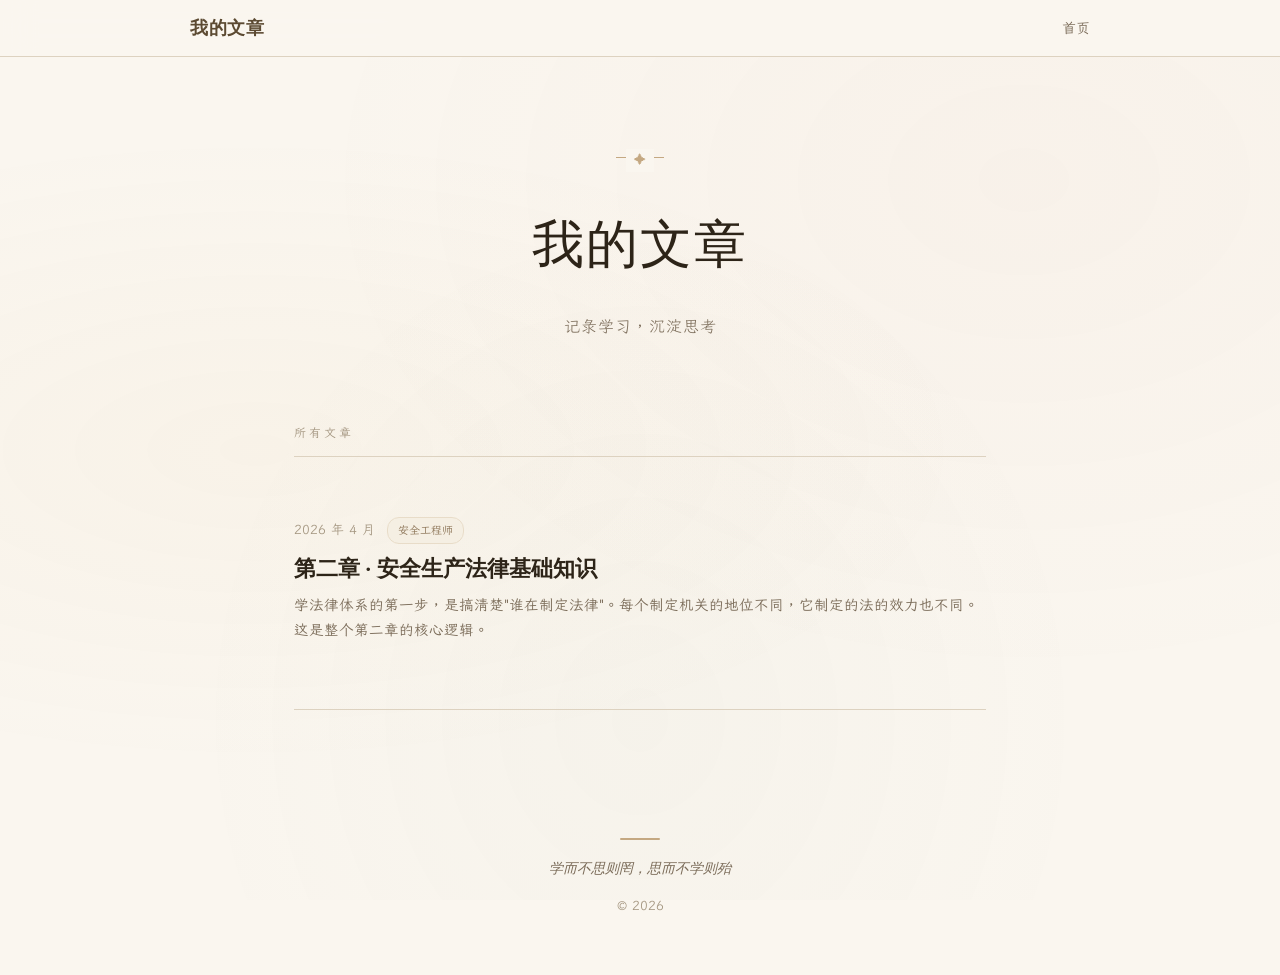
<file: index.html>
<!DOCTYPE html>
<html lang="zh-CN">
<head>
<meta charset="UTF-8">
<meta name="viewport" content="width=device-width, initial-scale=1.0">
<title>我的文章</title>
<link rel="stylesheet" href="style.css">
<style>
  /* ============ 首页英雄区 ============ */
  .hero {
    text-align: center;
    padding: 100px 24px 80px;
    position: relative;
    z-index: 1;
  }
  .hero-deco {
    display: inline-block;
    width: 48px;
    height: 1px;
    background: var(--clay);
    margin-bottom: 28px;
    position: relative;
    animation: fadeIn 1s ease-out both;
  }
  .hero-deco::before {
    content: '✦';
    position: absolute;
    top: -8px;
    left: 50%;
    transform: translateX(-50%);
    font-size: 12px;
    color: var(--clay);
    background: var(--parchment);
    padding: 0 8px;
  }
  .hero h1 {
    font-family: var(--font-display);
    font-size: clamp(32px, 6vw, 52px);
    font-weight: 400;
    color: var(--ink);
    letter-spacing: 2px;
    margin-bottom: 16px;
    animation: fadeUp 0.8s ease-out 0.1s both;
  }
  .hero .tagline {
    font-size: 16px;
    color: var(--text-light);
    font-weight: 300;
    letter-spacing: 1px;
    animation: fadeUp 0.8s ease-out 0.25s both;
  }

  /* ============ 文章列表 ============ */
  .articles-section {
    max-width: 740px;
    margin: 0 auto;
    padding: 0 24px 80px;
    position: relative;
    z-index: 1;
  }
  .section-label {
    font-size: 12px;
    text-transform: uppercase;
    letter-spacing: 3px;
    color: var(--text-muted);
    margin-bottom: 32px;
    padding-bottom: 12px;
    border-bottom: 1px solid var(--border);
    animation: fadeUp 0.7s ease-out 0.35s both;
  }

  .article-list {
    list-style: none;
  }
  .article-item {
    animation: fadeUp 0.7s ease-out both;
  }
  .article-item:nth-child(1) { animation-delay: 0.4s; }
  .article-item:nth-child(2) { animation-delay: 0.5s; }
  .article-item:nth-child(3) { animation-delay: 0.6s; }
  .article-item:nth-child(4) { animation-delay: 0.7s; }
  .article-item:nth-child(5) { animation-delay: 0.8s; }

  .article-link {
    display: block;
    text-decoration: none;
    color: inherit;
    padding: 28px 0;
    border-bottom: 1px solid var(--border);
    transition: all 0.35s ease;
    position: relative;
  }
  .article-link::before {
    content: '';
    position: absolute;
    left: -20px;
    top: 0;
    bottom: 0;
    width: 3px;
    background: var(--terracotta);
    border-radius: 2px;
    opacity: 0;
    transform: scaleY(0.3);
    transition: all 0.35s ease;
  }
  .article-link:hover {
    padding-left: 12px;
  }
  .article-link:hover::before {
    opacity: 1;
    transform: scaleY(0.6);
    left: -8px;
  }

  .article-meta {
    display: flex;
    align-items: center;
    gap: 12px;
    margin-bottom: 8px;
  }
  .article-date {
    font-size: 13px;
    color: var(--text-muted);
    font-variant-numeric: tabular-nums;
  }
  .article-tag {
    font-size: 11px;
    padding: 2px 10px;
    border-radius: 12px;
    background: var(--cream);
    color: var(--earth);
    border: 1px solid var(--sand);
  }
  .article-title {
    font-family: var(--font-serif);
    font-size: 22px;
    font-weight: 700;
    color: var(--ink);
    margin-bottom: 8px;
    transition: color 0.3s;
    line-height: 1.5;
  }
  .article-link:hover .article-title {
    color: var(--terracotta);
  }
  .article-desc {
    font-size: 14.5px;
    color: var(--text-light);
    line-height: 1.7;
    display: -webkit-box;
    -webkit-line-clamp: 2;
    -webkit-box-orient: vertical;
    overflow: hidden;
  }
  .article-arrow {
    display: inline-flex;
    align-items: center;
    gap: 6px;
    margin-top: 12px;
    font-size: 13px;
    color: var(--terracotta);
    opacity: 0;
    transform: translateX(-8px);
    transition: all 0.35s ease;
  }
  .article-link:hover .article-arrow {
    opacity: 1;
    transform: translateX(0);
  }

  /* ============ 空状态 ============ */
  .empty-state {
    text-align: center;
    padding: 60px 20px;
    color: var(--text-muted);
  }
  .empty-state .icon { font-size: 48px; margin-bottom: 16px; }

  /* ============ 响应式 ============ */
  @media (max-width: 640px) {
    .hero { padding: 72px 20px 56px; }
    .articles-section { padding: 0 20px 60px; }
    .article-link { padding: 22px 0; }
    .article-title { font-size: 19px; }
    .article-link::before { display: none; }
    .article-link:hover { padding-left: 0; }
    .article-arrow { opacity: 1; transform: none; }
  }
</style>
</head>
<body>

<!-- 导航 -->
<nav class="site-nav">
  <div class="nav-inner">
    <a href="index.html" class="nav-brand">我的文章</a>
    <div class="nav-links">
      <a href="index.html">首页</a>
    </div>
  </div>
</nav>

<!-- 英雄区 -->
<section class="hero">
  <div class="hero-deco"></div>
  <h1>我的文章</h1>
  <p class="tagline">记录学习，沉淀思考</p>
</section>

<!-- 文章列表 -->
<section class="articles-section">
  <div class="section-label">所有文章</div>

  <ul class="article-list">

    <!-- ====== 在这里添加新文章 ====== -->

    <li class="article-item">
      <a href="articles/chapter2-safety-law.html" class="article-link">
        <div class="article-meta">
          <span class="article-date">2026 年 4 月</span>
          <span class="article-tag">安全工程师</span>
        </div>
        <h2 class="article-title">第二章 · 安全生产法律基础知识</h2>
        <p class="article-desc">学法律体系的第一步，是搞清楚"谁在制定法律"。每个制定机关的地位不同，它制定的法的效力也不同。这是整个第二章的核心逻辑。</p>
        <span class="article-arrow">阅读全文 →</span>
      </a>
    </li>

    <!-- ====== 添加新文章模板（复制下面这段，修改内容即可）======

    <li class="article-item">
      <a href="articles/你的文件名.html" class="article-link">
        <div class="article-meta">
          <span class="article-date">2025 年 X 月</span>
          <span class="article-tag">分类标签</span>
        </div>
        <h2 class="article-title">文章标题</h2>
        <p class="article-desc">文章简介，一两句话概括内容。</p>
        <span class="article-arrow">阅读全文 →</span>
      </a>
    </li>

    ====== 模板结束 ====== -->

  </ul>
</section>

<!-- 页脚 -->
<footer class="site-footer">
  <div class="footer-divider"></div>
  <p class="footer-quote">学而不思则罔，思而不学则殆</p>
  <p>© 2026</p>
</footer>

</body>
</html>
</file>
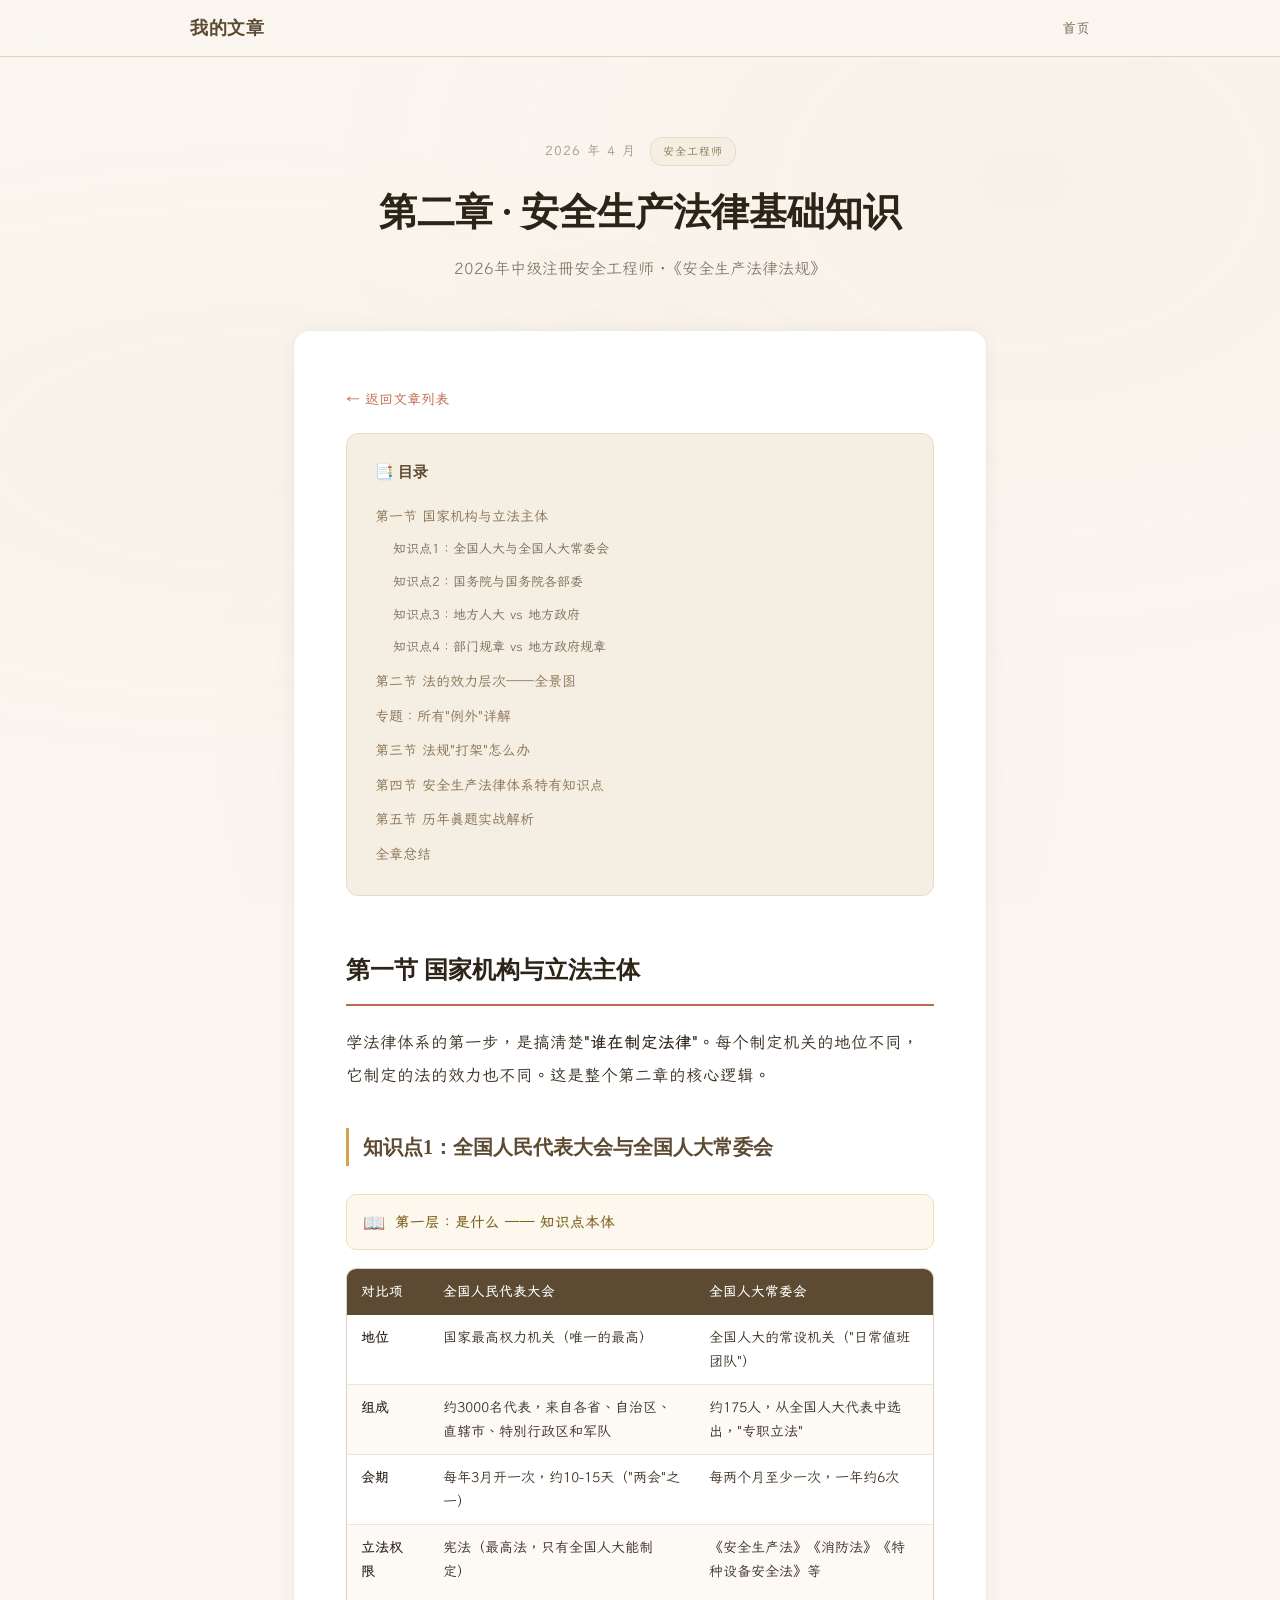
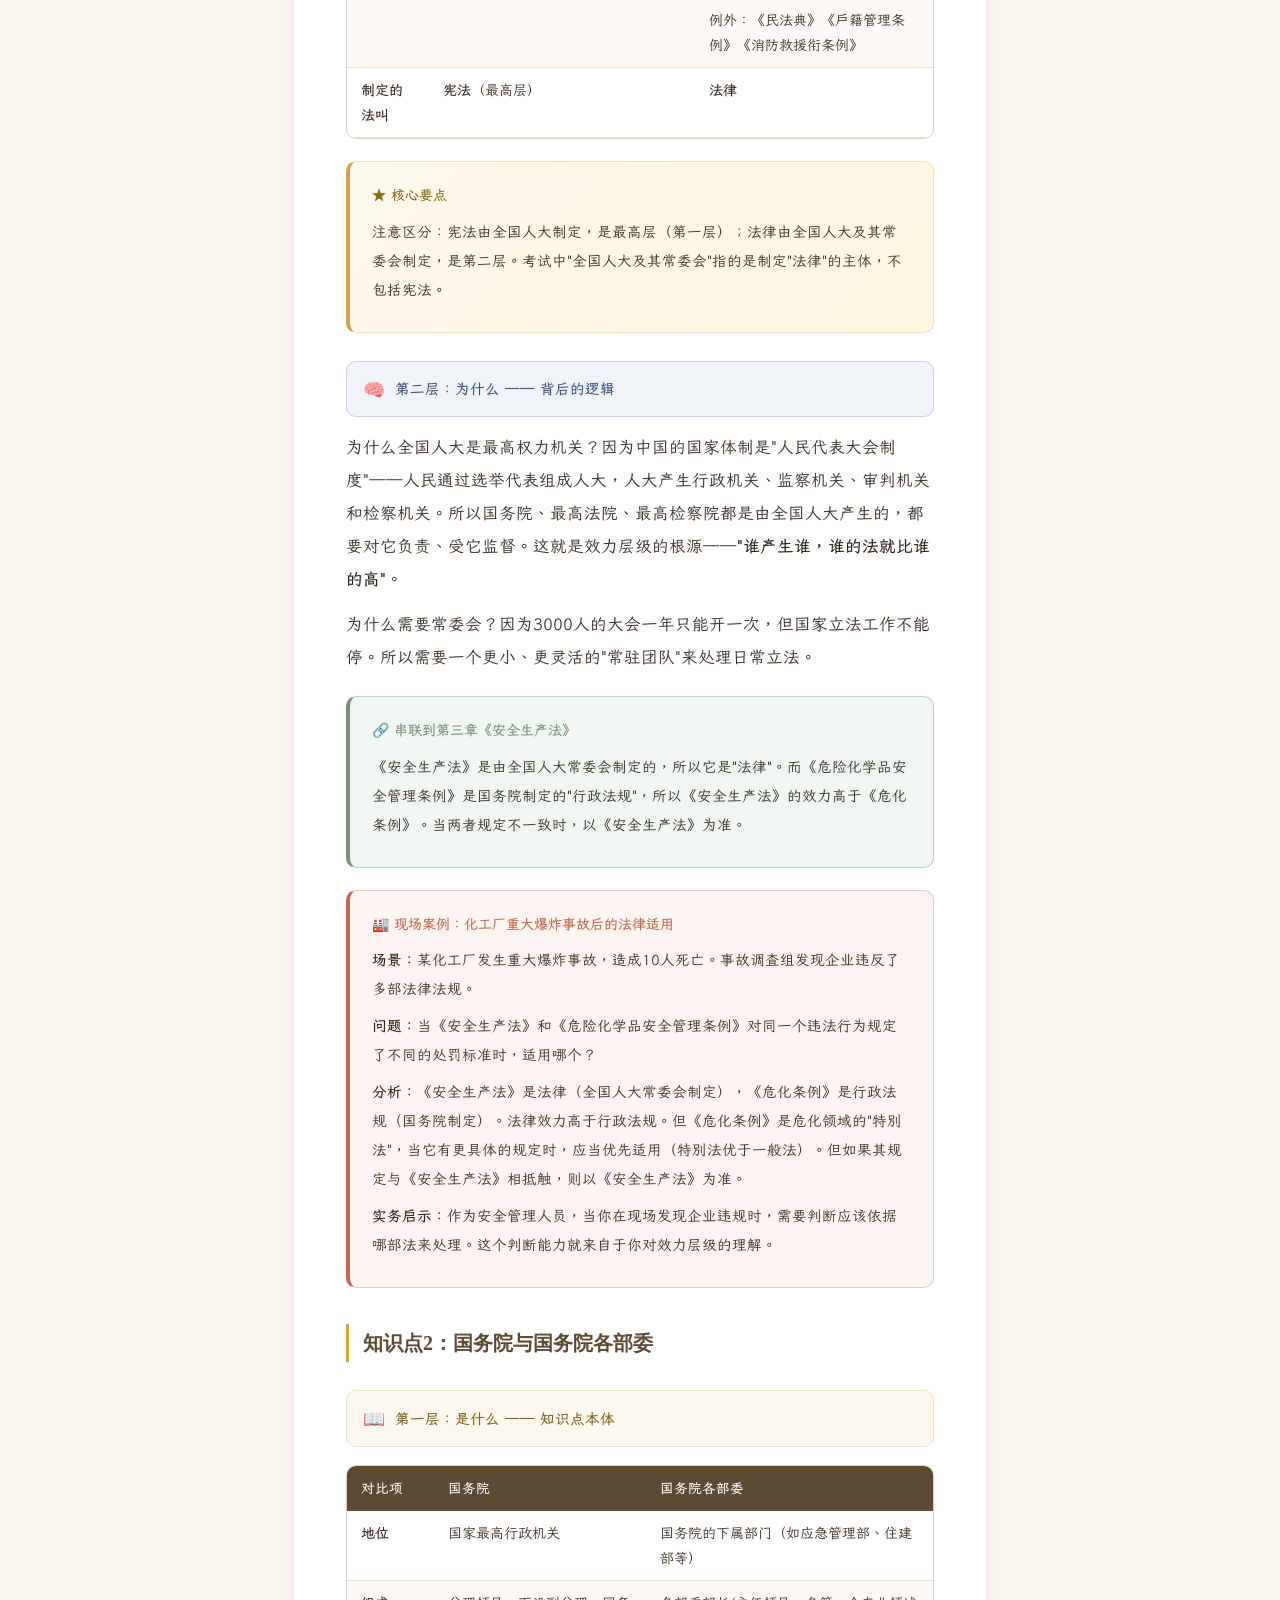
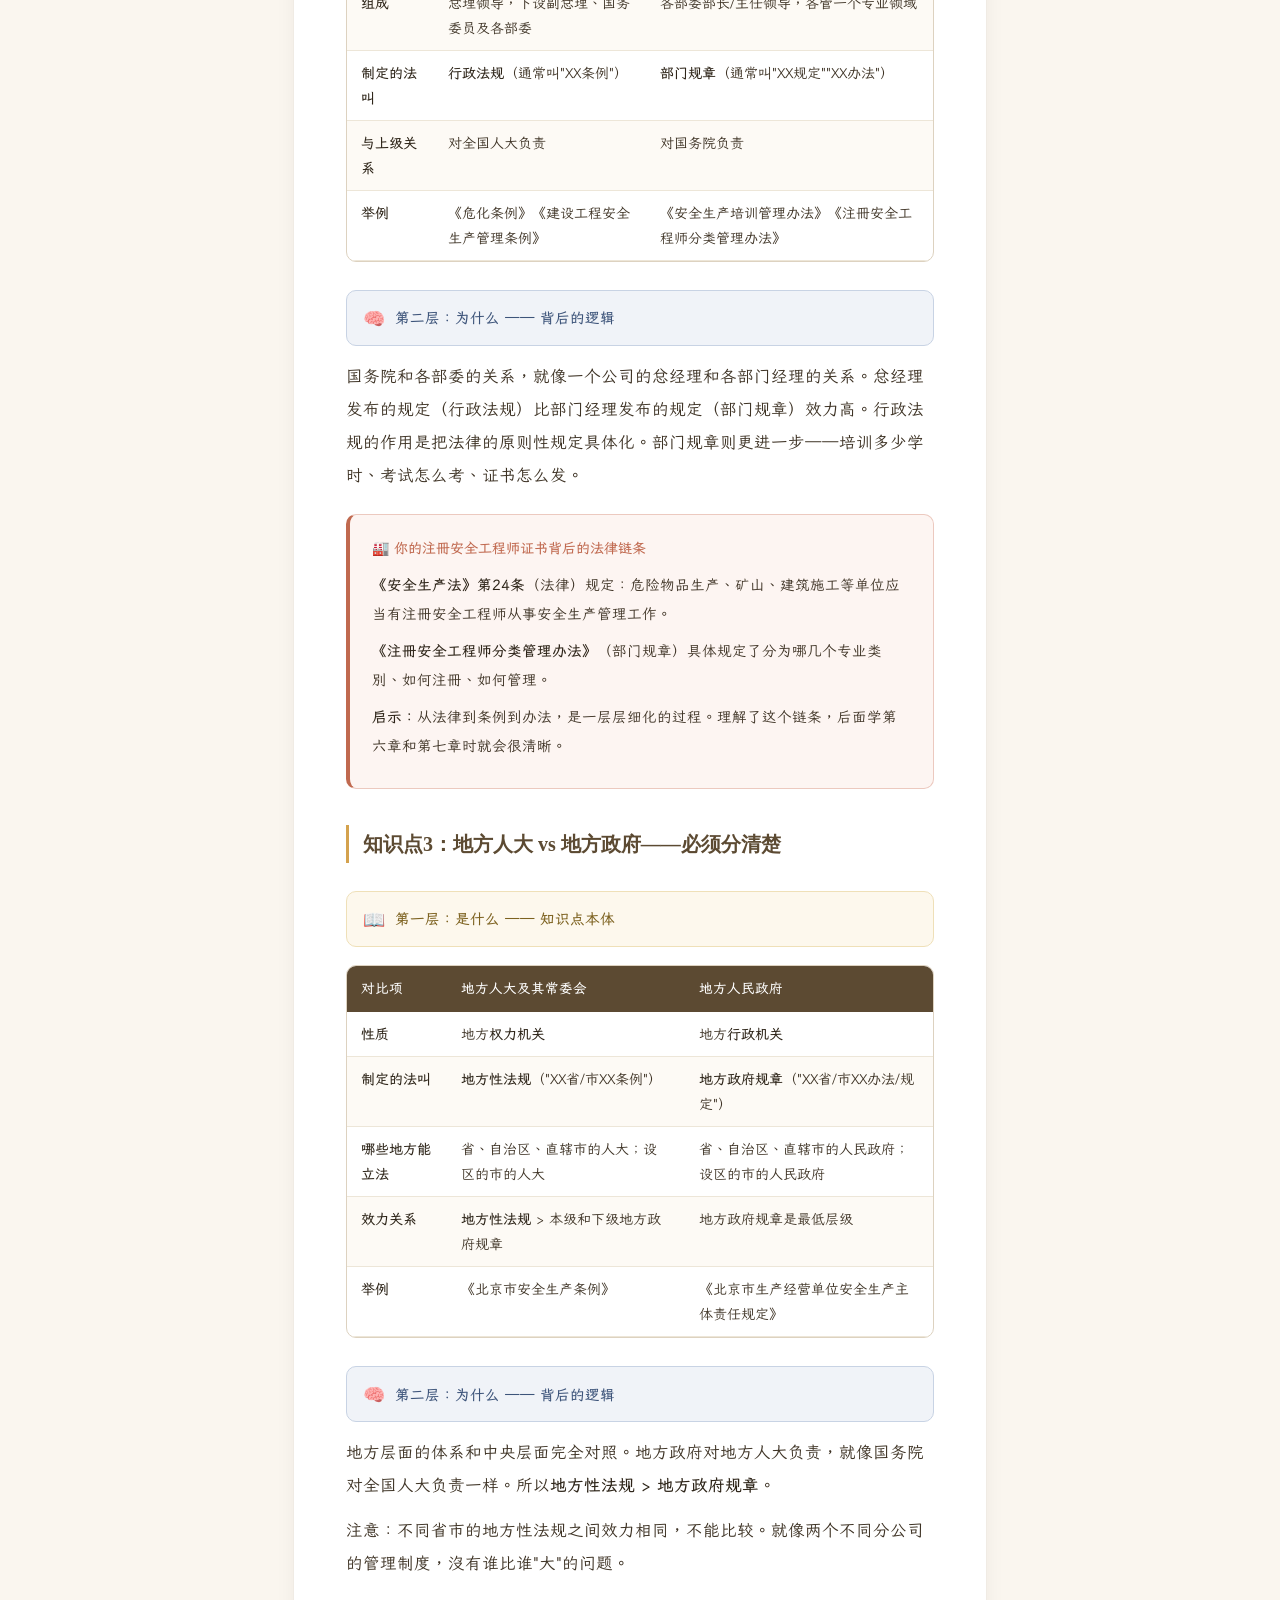
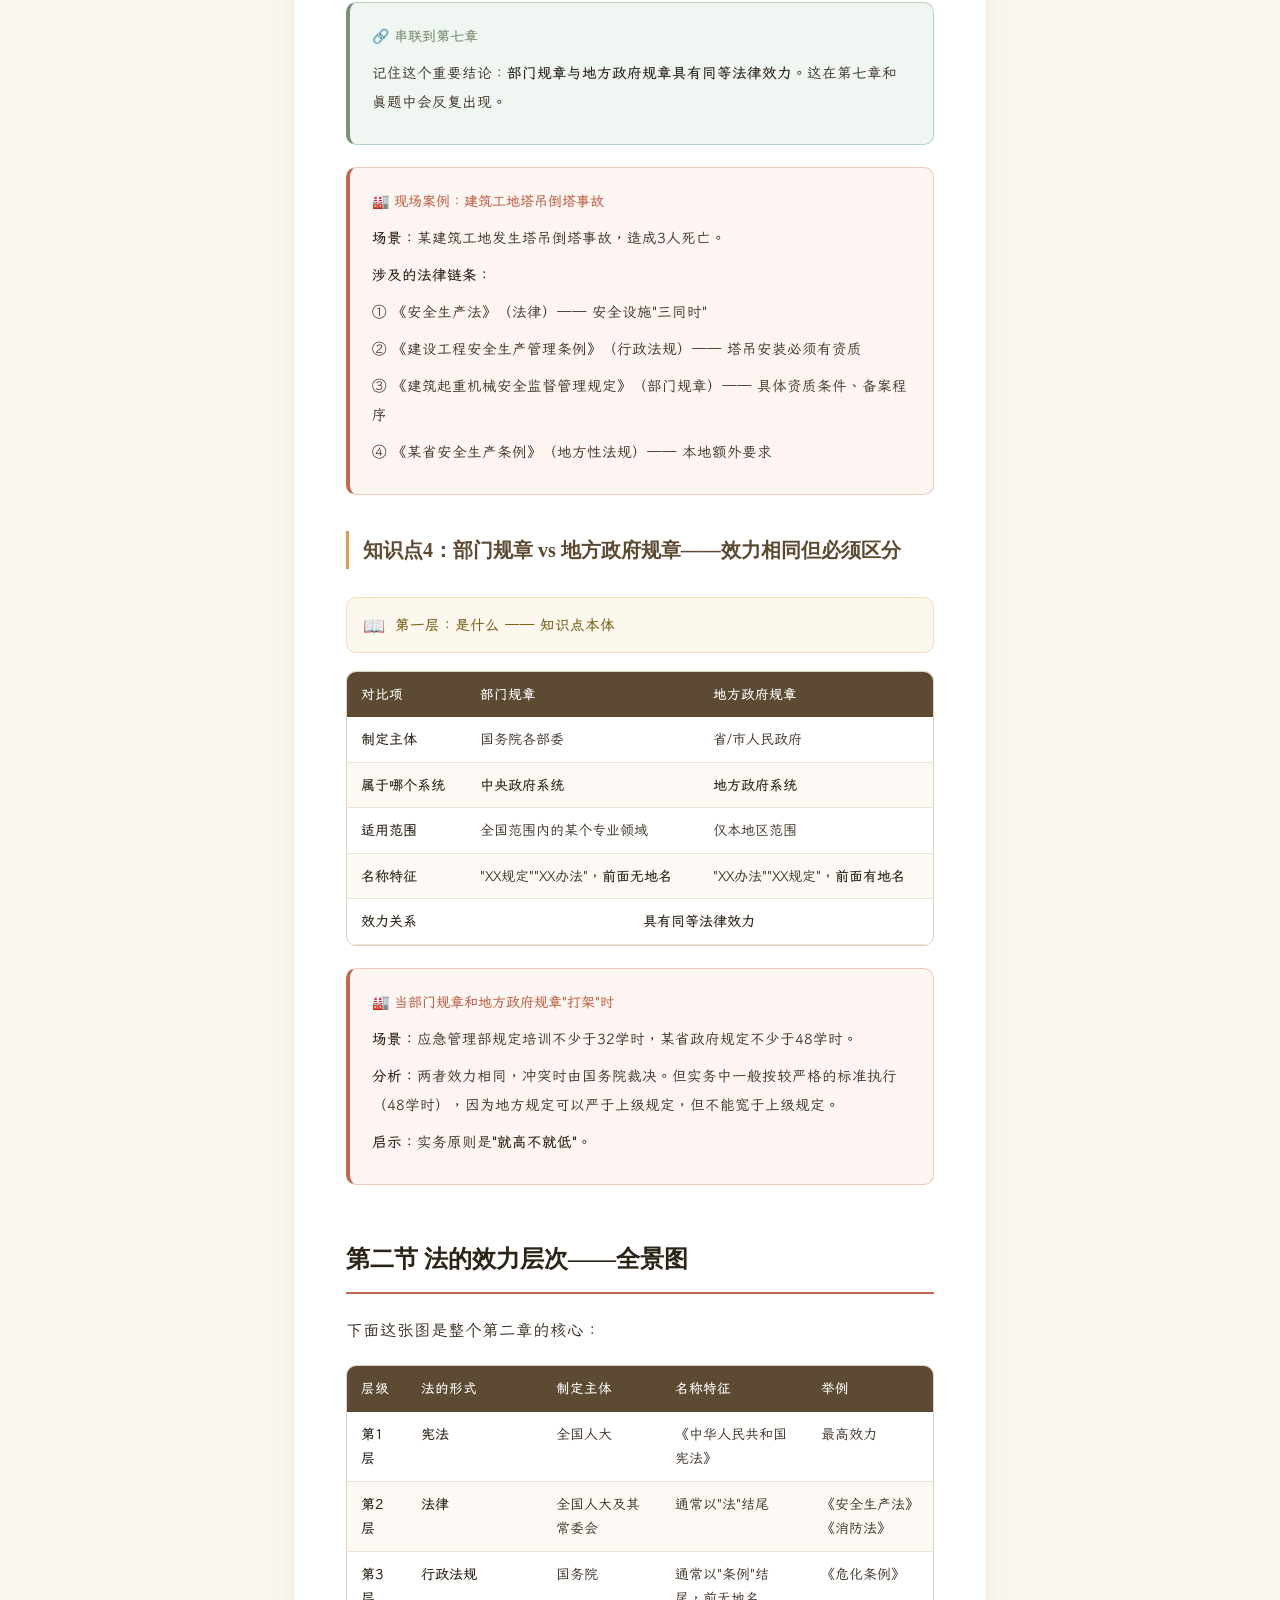
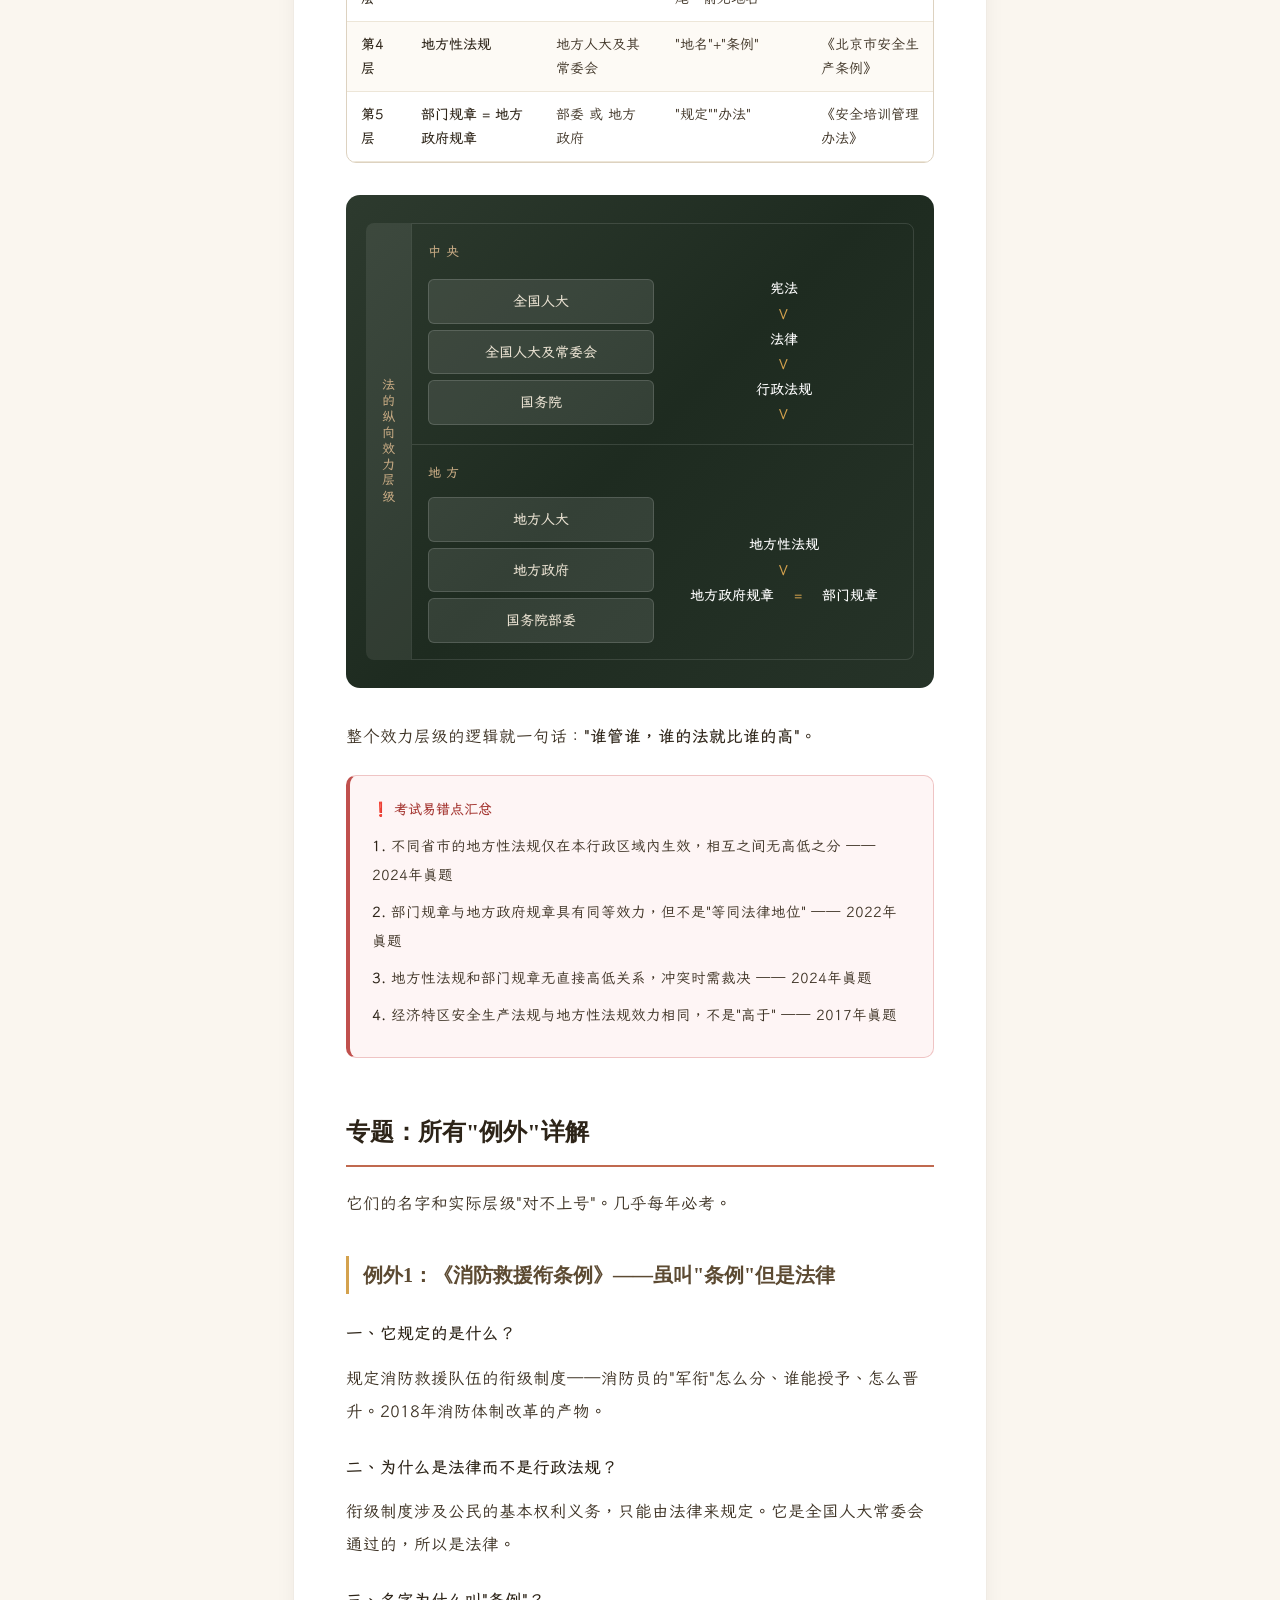
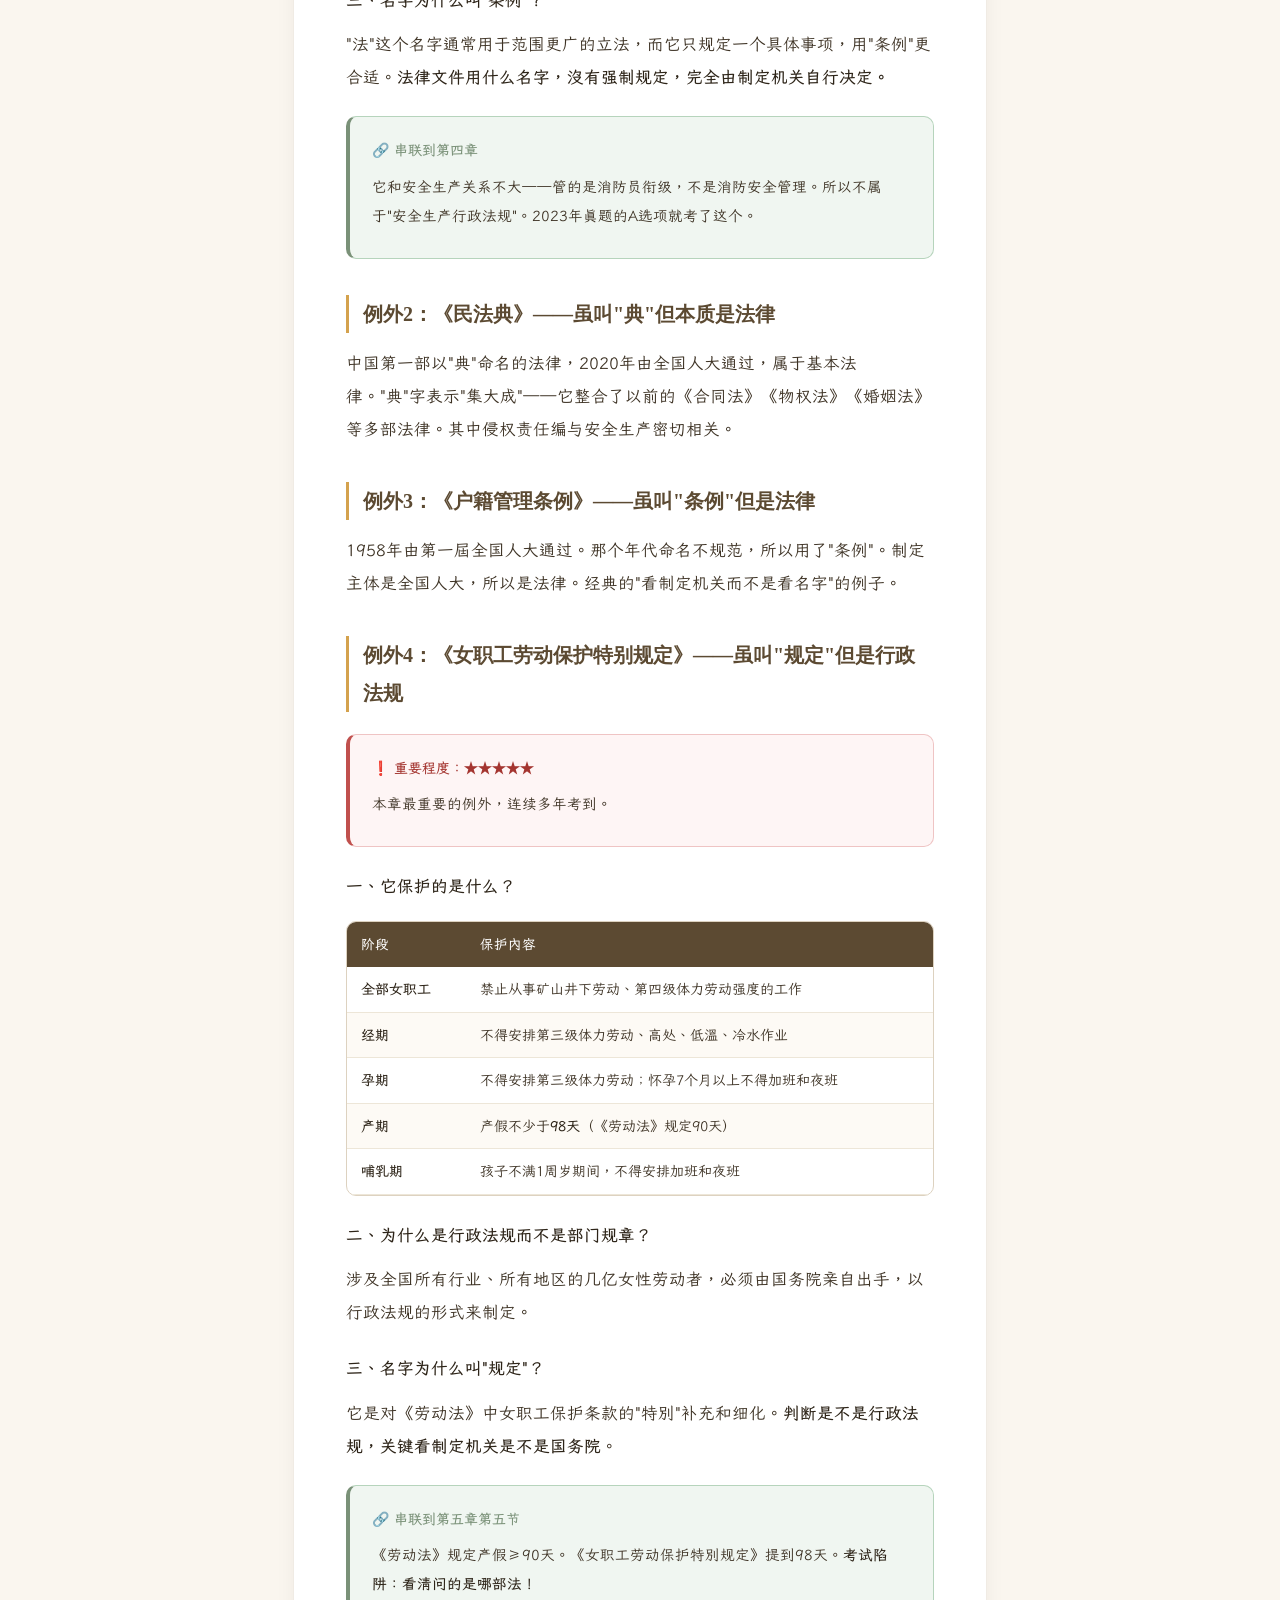
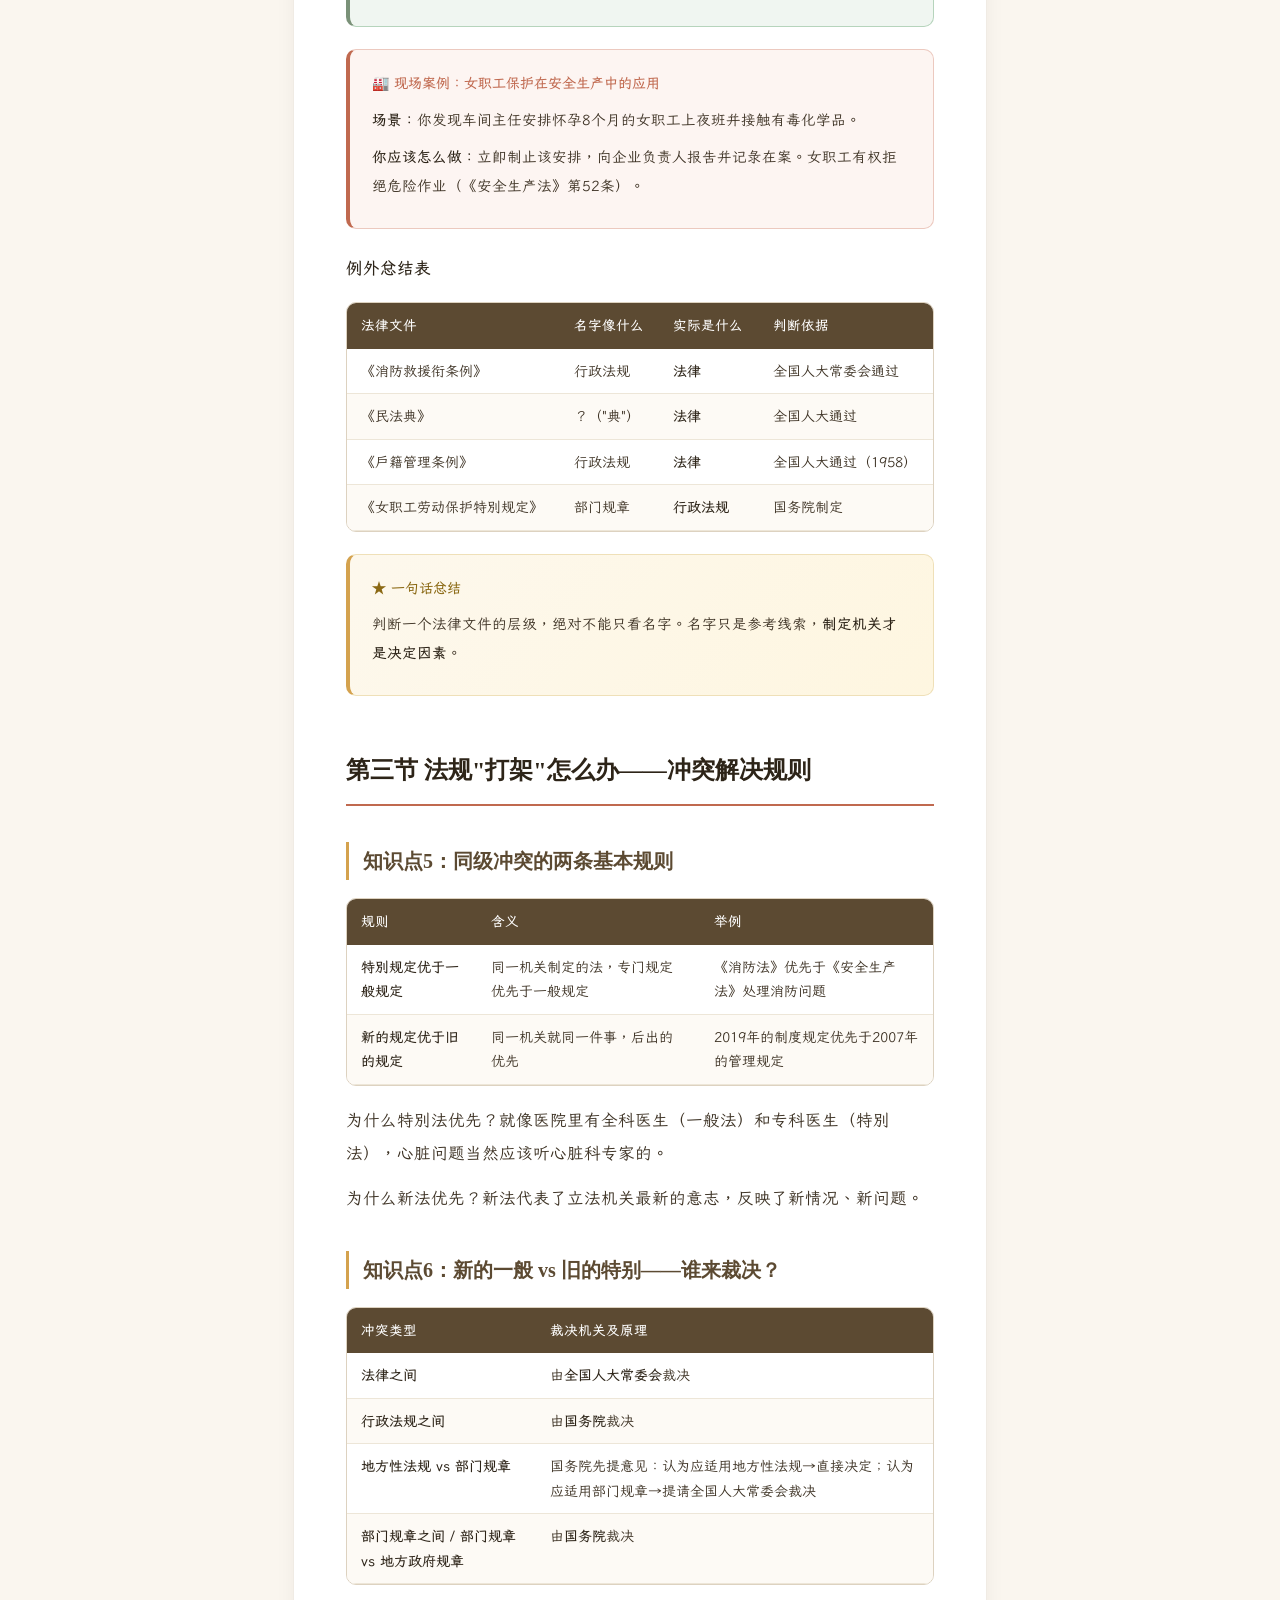
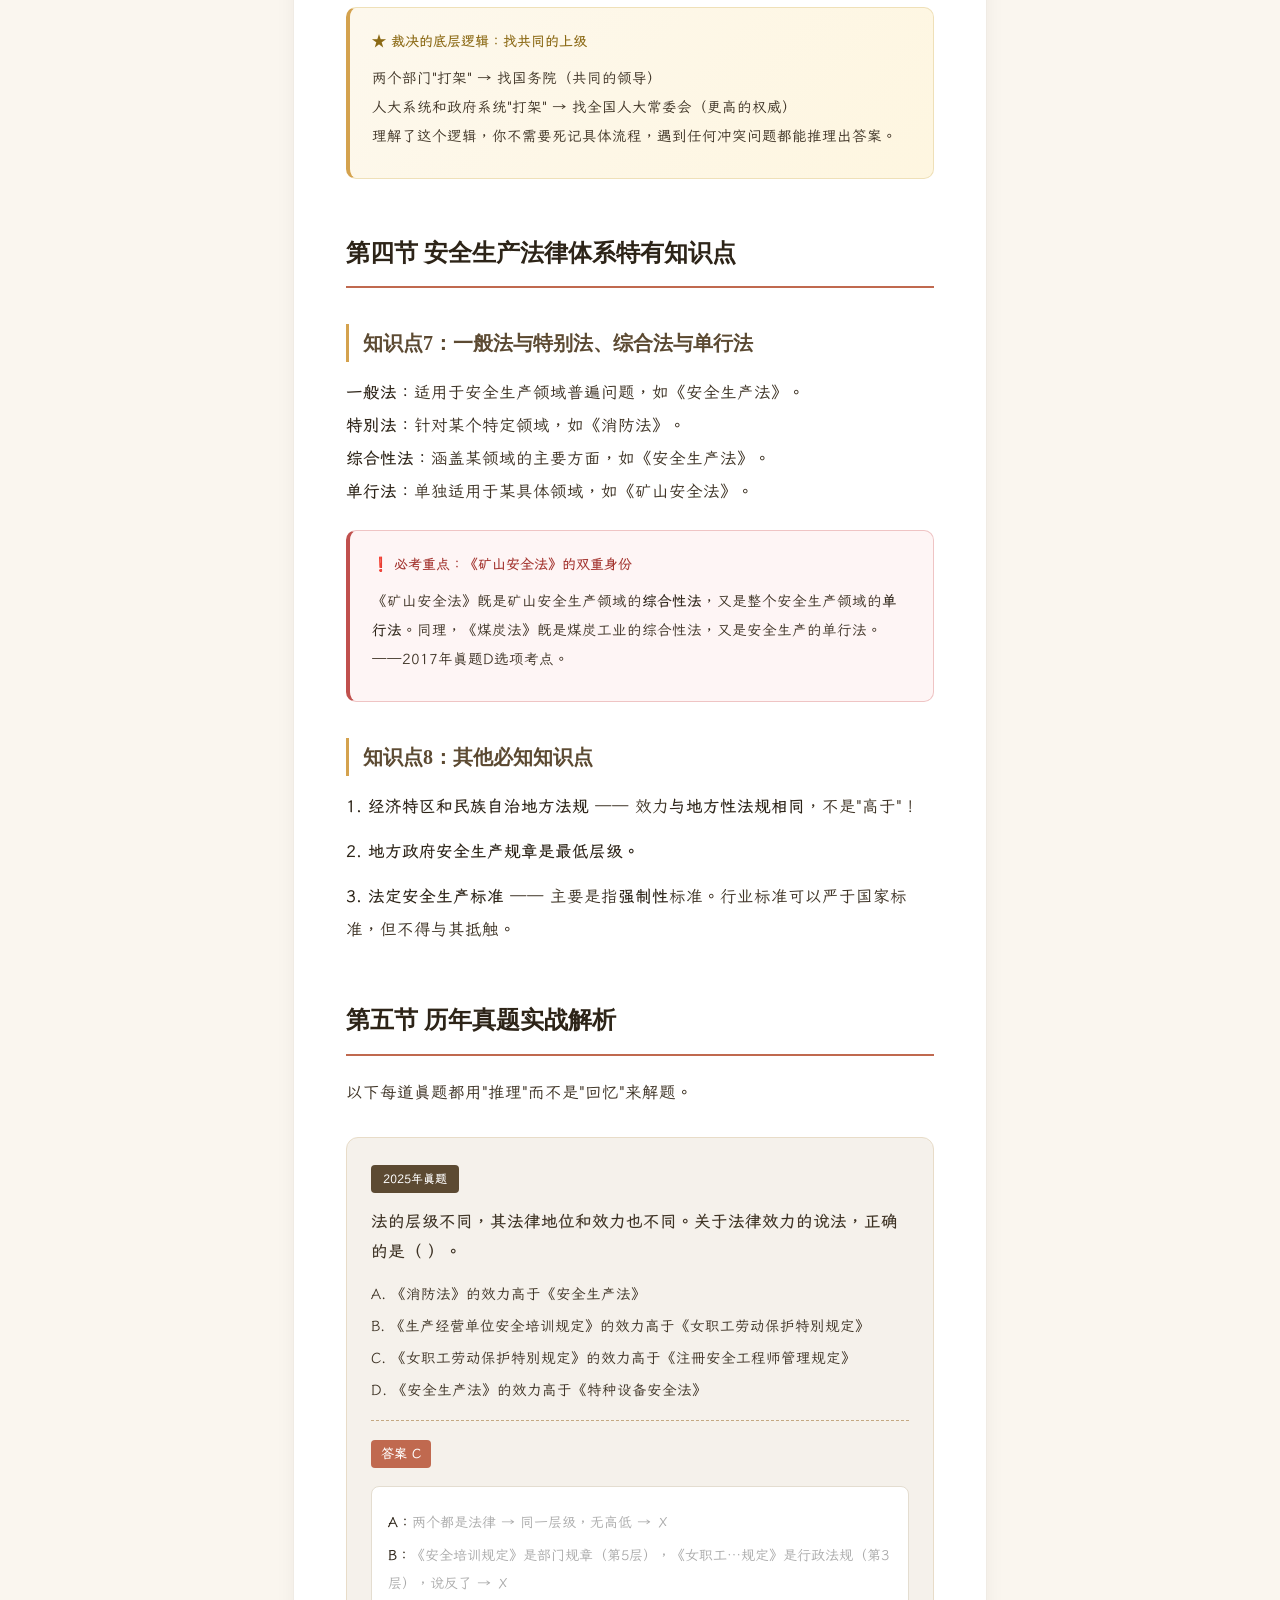
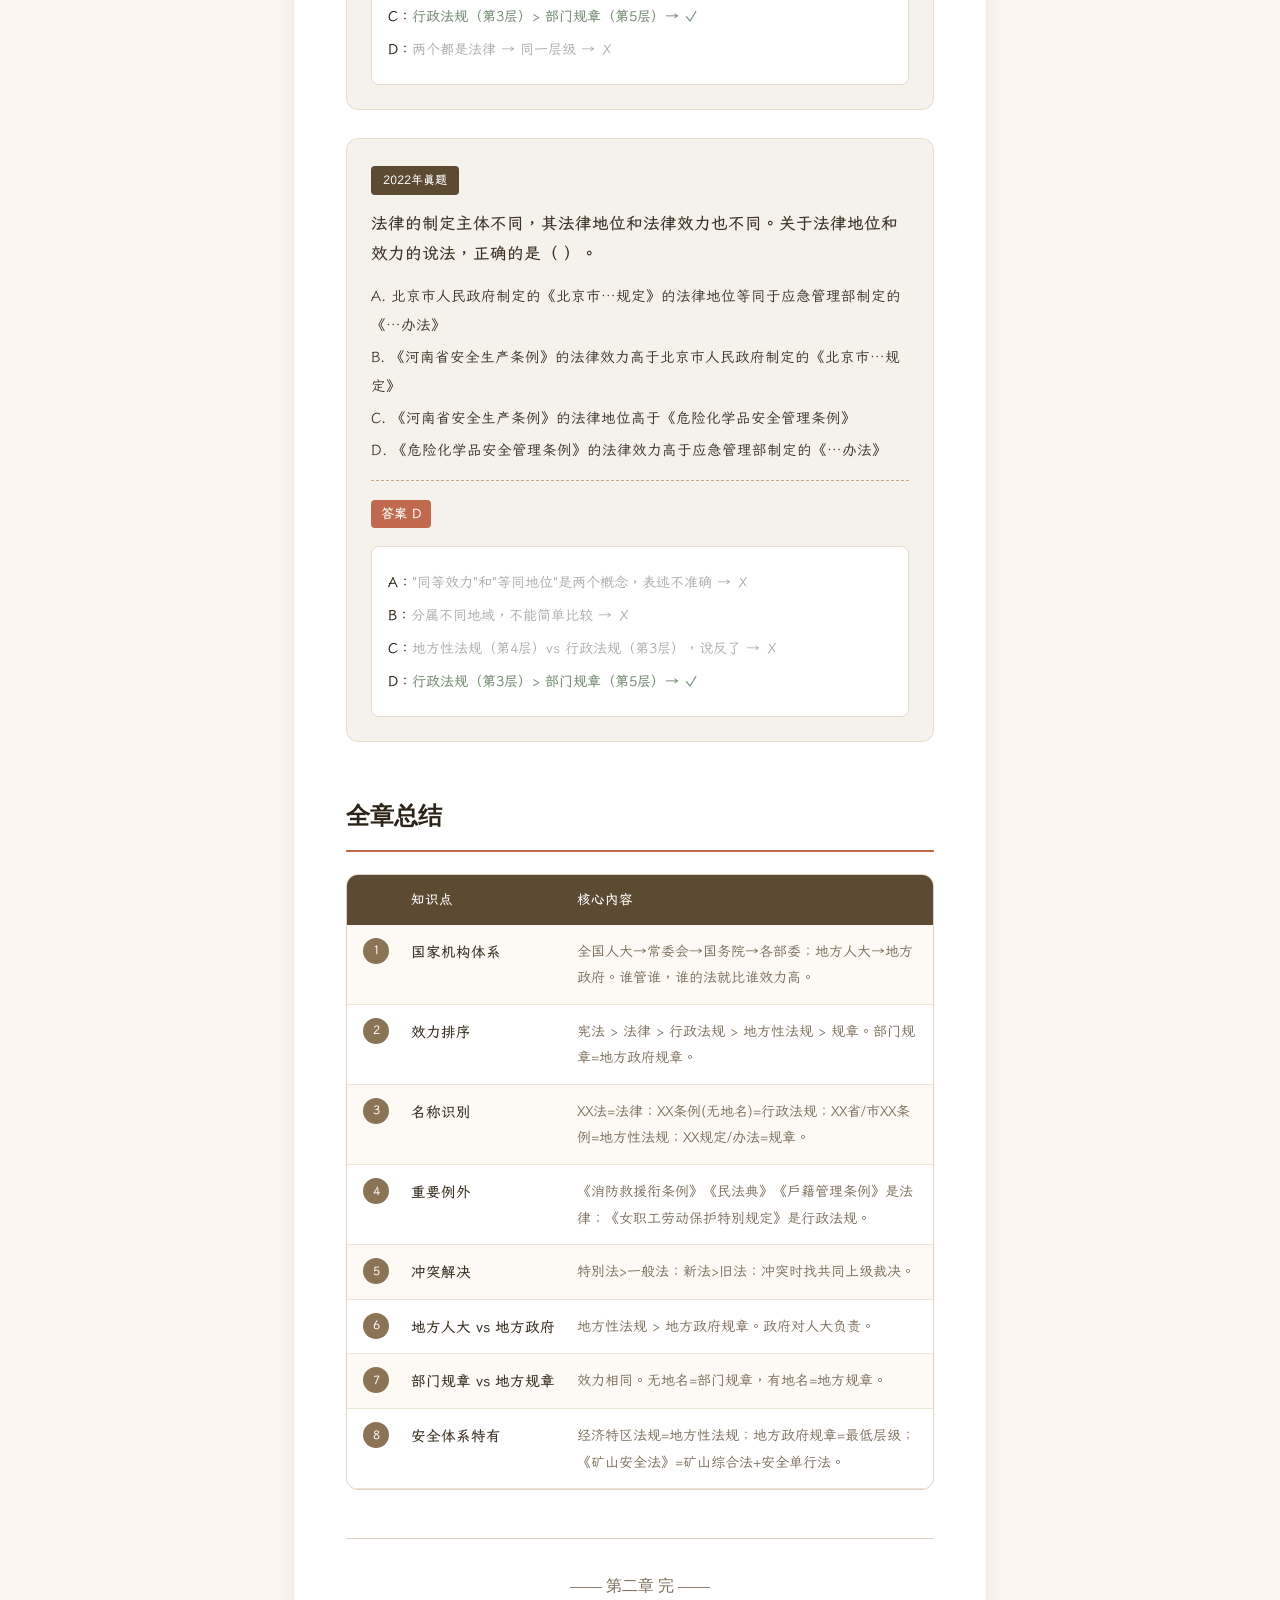
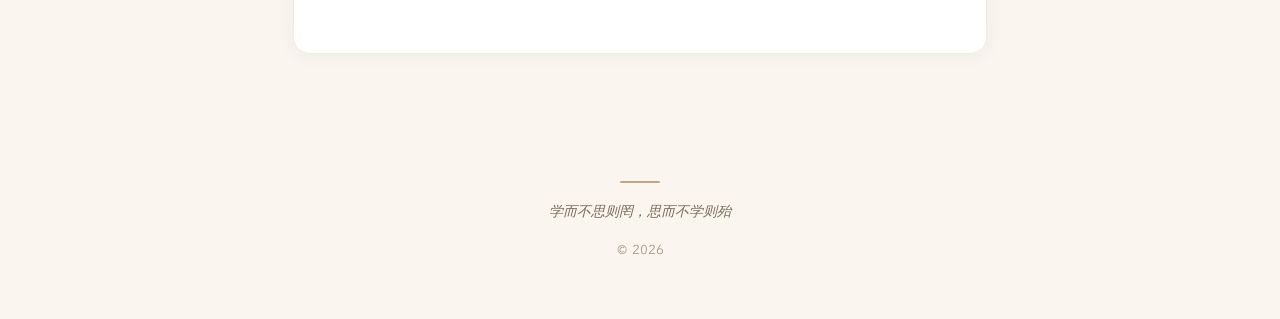
<file: chapter2-safety-law (1).html>
<!DOCTYPE html>
<html lang="zh-CN">
<head>
<meta charset="UTF-8">
<meta name="viewport" content="width=device-width, initial-scale=1.0">
<title>第二章 · 安全生产法律基础知识</title>
<link rel="stylesheet" href="../style.css">
<link rel="stylesheet" href="../article.css">
</head>
<body>

<!-- 导航 -->
<nav class="site-nav">
  <div class="nav-inner">
    <a href="../index.html" class="nav-brand">我的文章</a>
    <div class="nav-links">
      <a href="../index.html">首页</a>
    </div>
  </div>
</nav>

<!-- 文章头部 -->
<header class="article-hero">
  <div class="meta">2026 年 4 月 <span class="tag">安全工程师</span></div>
  <h1>第二章 · 安全生产法律基础知识</h1>
  <p class="subtitle">2026年中级注册安全工程师 ·《安全生产法律法规》</p>
</header>

<!-- 文章内容 -->
<main class="article-body">
<div class="article-content">

<a href="../index.html" class="back-link">← 返回文章列表</a>

<!-- 目录 -->
<nav class="toc">
  <div class="toc-title">📑 目录</div>
  <a href="#s1">第一节 国家机构与立法主体</a>
  <a href="#s1-1" class="indent">知识点1：全国人大与全国人大常委会</a>
  <a href="#s1-2" class="indent">知识点2：国务院与国务院各部委</a>
  <a href="#s1-3" class="indent">知识点3：地方人大 vs 地方政府</a>
  <a href="#s1-4" class="indent">知识点4：部门规章 vs 地方政府规章</a>
  <a href="#s2">第二节 法的效力层次——全景图</a>
  <a href="#s3">专题：所有"例外"详解</a>
  <a href="#s4">第三节 法规"打架"怎么办</a>
  <a href="#s5">第四节 安全生产法律体系特有知识点</a>
  <a href="#s6">第五节 历年真题实战解析</a>
  <a href="#s7">全章总结</a>
</nav>


<!-- ================== 第一节 ================== -->
<h2 id="s1">第一节 国家机构与立法主体</h2>

<p>学法律体系的第一步，是搞清楚<strong>"谁在制定法律"</strong>。每个制定机关的地位不同，它制定的法的效力也不同。这是整个第二章的核心逻辑。</p>

<h3 id="s1-1">知识点1：全国人民代表大会与全国人大常委会</h3>

<div class="layer-badge what">
  <span class="icon">📖</span> 第一层：是什么 —— 知识点本体
</div>

<div class="table-wrap">
<table>
<thead><tr><th>对比项</th><th>全国人民代表大会</th><th>全国人大常委会</th></tr></thead>
<tbody>
<tr><td><strong>地位</strong></td><td>国家最高权力机关（唯一的最高）</td><td>全国人大的常设机关（"日常值班团队"）</td></tr>
<tr><td><strong>组成</strong></td><td>约3000名代表，来自各省、自治区、直辖市、特别行政区和军队</td><td>约175人，从全国人大代表中选出，"专职立法"</td></tr>
<tr><td><strong>会期</strong></td><td>每年3月开一次，约10-15天（"两会"之一）</td><td>每两个月至少一次，一年约6次</td></tr>
<tr><td><strong>立法权限</strong></td><td>宪法（最高法，只有全国人大能制定）</td><td>《安全生产法》《消防法》《特种设备安全法》等<br><br>例外：《民法典》《户籍管理条例》《消防救援衔条例》</td></tr>
<tr><td><strong>制定的法叫</strong></td><td><strong>宪法</strong>（最高层）</td><td><strong>法律</strong></td></tr>
</tbody>
</table>
</div>

<div class="card key">
  <div class="card-label">★ 核心要点</div>
  <p>注意区分：宪法由全国人大制定，是最高层（第一层）；法律由全国人大及其常委会制定，是第二层。考试中"全国人大及其常委会"指的是制定"法律"的主体，不包括宪法。</p>
</div>

<div class="layer-badge why">
  <span class="icon">🧠</span> 第二层：为什么 —— 背后的逻辑
</div>

<p>为什么全国人大是最高权力机关？因为中国的国家体制是"人民代表大会制度"——人民通过选举代表组成人大，人大产生行政机关、监察机关、审判机关和检察机关。所以国务院、最高法院、最高检察院都是由全国人大产生的，都要对它负责、受它监督。这就是效力层级的根源——<strong>"谁产生谁，谁的法就比谁的高"</strong>。</p>

<p>为什么需要常委会？因为3000人的大会一年只能开一次，但国家立法工作不能停。所以需要一个更小、更灵活的"常驻团队"来处理日常立法。</p>

<div class="card link-card">
  <div class="card-label">🔗 串联到第三章《安全生产法》</div>
  <p>《安全生产法》是由全国人大常委会制定的，所以它是"法律"。而《危险化学品安全管理条例》是国务院制定的"行政法规"，所以《安全生产法》的效力高于《危化条例》。当两者规定不一致时，以《安全生产法》为准。</p>
</div>

<div class="card case">
  <div class="card-label">🏭 现场案例：化工厂重大爆炸事故后的法律适用</div>
  <p><strong>场景：</strong>某化工厂发生重大爆炸事故，造成10人死亡。事故调查组发现企业违反了多部法律法规。</p>
  <p><strong>问题：</strong>当《安全生产法》和《危险化学品安全管理条例》对同一个违法行为规定了不同的处罚标准时，适用哪个？</p>
  <p><strong>分析：</strong>《安全生产法》是法律（全国人大常委会制定），《危化条例》是行政法规（国务院制定）。法律效力高于行政法规。但《危化条例》是危化领域的"特别法"，当它有更具体的规定时，应当优先适用（特别法优于一般法）。但如果其规定与《安全生产法》相抵触，则以《安全生产法》为准。</p>
  <p><strong>实务启示：</strong>作为安全管理人员，当你在现场发现企业违规时，需要判断应该依据哪部法来处理。这个判断能力就来自于你对效力层级的理解。</p>
</div>


<h3 id="s1-2">知识点2：国务院与国务院各部委</h3>

<div class="layer-badge what">
  <span class="icon">📖</span> 第一层：是什么 —— 知识点本体
</div>

<div class="table-wrap">
<table>
<thead><tr><th>对比项</th><th>国务院</th><th>国务院各部委</th></tr></thead>
<tbody>
<tr><td><strong>地位</strong></td><td>国家最高行政机关</td><td>国务院的下属部门（如应急管理部、住建部等）</td></tr>
<tr><td><strong>组成</strong></td><td>总理领导，下设副总理、国务委员及各部委</td><td>各部委部长/主任领导，各管一个专业领域</td></tr>
<tr><td><strong>制定的法叫</strong></td><td><strong>行政法规</strong>（通常叫"XX条例"）</td><td><strong>部门规章</strong>（通常叫"XX规定""XX办法"）</td></tr>
<tr><td><strong>与上级关系</strong></td><td>对全国人大负责</td><td>对国务院负责</td></tr>
<tr><td><strong>举例</strong></td><td>《危化条例》《建设工程安全生产管理条例》</td><td>《安全生产培训管理办法》《注册安全工程师分类管理办法》</td></tr>
</tbody>
</table>
</div>

<div class="layer-badge why">
  <span class="icon">🧠</span> 第二层：为什么 —— 背后的逻辑
</div>

<p>国务院和各部委的关系，就像一个公司的总经理和各部门经理的关系。总经理发布的规定（行政法规）比部门经理发布的规定（部门规章）效力高。行政法规的作用是把法律的原则性规定具体化。部门规章则更进一步——培训多少学时、考试怎么考、证书怎么发。</p>

<div class="card case">
  <div class="card-label">🏭 你的注册安全工程师证书背后的法律链条</div>
  <p><strong>《安全生产法》第24条</strong>（法律）规定：危险物品生产、矿山、建筑施工等单位应当有注册安全工程师从事安全生产管理工作。</p>
  <p><strong>《注册安全工程师分类管理办法》</strong>（部门规章）具体规定了分为哪几个专业类别、如何注册、如何管理。</p>
  <p><strong>启示：</strong>从法律到条例到办法，是一层层细化的过程。理解了这个链条，后面学第六章和第七章时就会很清晰。</p>
</div>


<h3 id="s1-3">知识点3：地方人大 vs 地方政府——必须分清楚</h3>

<div class="layer-badge what">
  <span class="icon">📖</span> 第一层：是什么 —— 知识点本体
</div>

<div class="table-wrap">
<table>
<thead><tr><th>对比项</th><th>地方人大及其常委会</th><th>地方人民政府</th></tr></thead>
<tbody>
<tr><td><strong>性质</strong></td><td>地方<strong>权力机关</strong></td><td>地方<strong>行政机关</strong></td></tr>
<tr><td><strong>制定的法叫</strong></td><td><strong>地方性法规</strong>（"XX省/市XX条例"）</td><td><strong>地方政府规章</strong>（"XX省/市XX办法/规定"）</td></tr>
<tr><td><strong>哪些地方能立法</strong></td><td>省、自治区、直辖市的人大；设区的市的人大</td><td>省、自治区、直辖市的人民政府；设区的市的人民政府</td></tr>
<tr><td><strong>效力关系</strong></td><td><strong>地方性法规</strong> > 本级和下级地方政府规章</td><td>地方政府规章是最低层级</td></tr>
<tr><td><strong>举例</strong></td><td>《北京市安全生产条例》</td><td>《北京市生产经营单位安全生产主体责任规定》</td></tr>
</tbody>
</table>
</div>

<div class="layer-badge why">
  <span class="icon">🧠</span> 第二层：为什么 —— 背后的逻辑
</div>

<p>地方层面的体系和中央层面完全对照。地方政府对地方人大负责，就像国务院对全国人大负责一样。所以<strong>地方性法规 > 地方政府规章</strong>。</p>
<p>注意：不同省市的地方性法规之间效力相同，不能比较。就像两个不同分公司的管理制度，没有谁比谁"大"的问题。</p>

<div class="card link-card">
  <div class="card-label">🔗 串联到第七章</div>
  <p>记住这个重要结论：<strong>部门规章与地方政府规章具有同等法律效力</strong>。这在第七章和真题中会反复出现。</p>
</div>

<div class="card case">
  <div class="card-label">🏭 现场案例：建筑工地塔吊倒塔事故</div>
  <p><strong>场景：</strong>某建筑工地发生塔吊倒塔事故，造成3人死亡。</p>
  <p><strong>涉及的法律链条：</strong></p>
  <p>① 《安全生产法》（法律）—— 安全设施"三同时"</p>
  <p>② 《建设工程安全生产管理条例》（行政法规）—— 塔吊安装必须有资质</p>
  <p>③ 《建筑起重机械安全监督管理规定》（部门规章）—— 具体资质条件、备案程序</p>
  <p>④ 《某省安全生产条例》（地方性法规）—— 本地额外要求</p>
</div>


<h3 id="s1-4">知识点4：部门规章 vs 地方政府规章——效力相同但必须区分</h3>

<div class="layer-badge what">
  <span class="icon">📖</span> 第一层：是什么 —— 知识点本体
</div>

<div class="table-wrap">
<table>
<thead><tr><th>对比项</th><th>部门规章</th><th>地方政府规章</th></tr></thead>
<tbody>
<tr><td><strong>制定主体</strong></td><td>国务院各部委</td><td>省/市人民政府</td></tr>
<tr><td><strong>属于哪个系统</strong></td><td><strong>中央政府系统</strong></td><td><strong>地方政府系统</strong></td></tr>
<tr><td><strong>适用范围</strong></td><td>全国范围内的某个专业领域</td><td>仅本地区范围</td></tr>
<tr><td><strong>名称特征</strong></td><td>"XX规定""XX办法"，<strong>前面无地名</strong></td><td>"XX办法""XX规定"，<strong>前面有地名</strong></td></tr>
<tr><td><strong>效力关系</strong></td><td colspan="2" style="text-align:center"><strong>具有同等法律效力</strong></td></tr>
</tbody>
</table>
</div>

<div class="card case">
  <div class="card-label">🏭 当部门规章和地方政府规章"打架"时</div>
  <p><strong>场景：</strong>应急管理部规定培训不少于32学时，某省政府规定不少于48学时。</p>
  <p><strong>分析：</strong>两者效力相同，冲突时由国务院裁决。但实务中一般按较严格的标准执行（48学时），因为地方规定可以严于上级规定，但不能宽于上级规定。</p>
  <p><strong>启示：</strong>实务原则是<strong>"就高不就低"</strong>。</p>
</div>


<!-- ================== 第二节 ================== -->
<h2 id="s2">第二节 法的效力层次——全景图</h2>

<p>下面这张图是整个第二章的核心：</p>

<div class="table-wrap">
<table>
<thead><tr><th>层级</th><th>法的形式</th><th>制定主体</th><th>名称特征</th><th>举例</th></tr></thead>
<tbody>
<tr><td><strong>第1层</strong></td><td><strong>宪法</strong></td><td>全国人大</td><td>《中华人民共和国宪法》</td><td>最高效力</td></tr>
<tr><td><strong>第2层</strong></td><td><strong>法律</strong></td><td>全国人大及其常委会</td><td>通常以"法"结尾</td><td>《安全生产法》《消防法》</td></tr>
<tr><td><strong>第3层</strong></td><td><strong>行政法规</strong></td><td>国务院</td><td>通常以"条例"结尾，前无地名</td><td>《危化条例》</td></tr>
<tr><td><strong>第4层</strong></td><td><strong>地方性法规</strong></td><td>地方人大及其常委会</td><td>"地名"+"条例"</td><td>《北京市安全生产条例》</td></tr>
<tr><td><strong>第5层</strong></td><td><strong>部门规章 = 地方政府规章</strong></td><td>部委 或 地方政府</td><td>"规定""办法"</td><td>《安全培训管理办法》</td></tr>
</tbody>
</table>
</div>

<!-- 法的纵向效力层级图 -->
<div style="margin: 32px 0; padding: 28px 20px; background: linear-gradient(135deg, #2d3a2e 0%, #1e2b20 50%, #263328 100%); border-radius: 14px; color: #e8e0d0; font-size: 14px; overflow-x: auto;">
  <div style="min-width: 520px; max-width: 600px; margin: 0 auto;">

    <!-- 标题 -->
    <div style="display: flex; align-items: stretch; gap: 0;">
      <div style="writing-mode: vertical-rl; text-orientation: mixed; background: rgba(255,255,255,0.08); padding: 16px 10px; border-radius: 8px 0 0 8px; font-weight: 700; font-size: 13px; letter-spacing: 3px; display: flex; align-items: center; justify-content: center; color: #c4a882;">法的纵向效力层级</div>

      <div style="flex: 1;">
        <!-- 中央部分 -->
        <div style="padding: 16px; border: 1px solid rgba(255,255,255,0.12); border-radius: 0 8px 0 0;">
          <div style="color: #c4a882; font-weight: 700; font-size: 13px; margin-bottom: 12px;">中 央</div>

          <div style="display: flex; align-items: center; gap: 16px; flex-wrap: wrap;">
            <!-- 左侧机构 -->
            <div style="flex: 1; min-width: 140px;">
              <div style="background: rgba(255,255,255,0.1); border: 1px solid rgba(255,255,255,0.15); border-radius: 6px; padding: 8px 12px; text-align: center; margin-bottom: 6px; font-weight: 600;">全国人大</div>
              <div style="background: rgba(255,255,255,0.1); border: 1px solid rgba(255,255,255,0.15); border-radius: 6px; padding: 8px 12px; text-align: center; margin-bottom: 6px; font-weight: 600;">全国人大及常委会</div>
              <div style="background: rgba(255,255,255,0.1); border: 1px solid rgba(255,255,255,0.15); border-radius: 6px; padding: 8px 12px; text-align: center; font-weight: 600;">国务院</div>
            </div>

            <!-- 右侧效力 -->
            <div style="flex: 1; min-width: 140px; text-align: center; line-height: 1.8;">
              <div style="font-weight: 700; color: #fff;">宪法</div>
              <div style="color: #d4a24e; font-weight: 700;">V</div>
              <div style="font-weight: 700; color: #fff;">法律</div>
              <div style="color: #d4a24e; font-weight: 700;">V</div>
              <div style="font-weight: 700; color: #fff;">行政法规</div>
              <div style="color: #d4a24e; font-weight: 700;">V</div>
            </div>
          </div>
        </div>

        <!-- 地方部分 -->
        <div style="padding: 16px; border: 1px solid rgba(255,255,255,0.12); border-radius: 0 0 8px 0; border-top: none;">
          <div style="color: #c4a882; font-weight: 700; font-size: 13px; margin-bottom: 12px;">地 方</div>

          <div style="display: flex; align-items: center; gap: 16px; flex-wrap: wrap;">
            <!-- 左侧机构 -->
            <div style="flex: 1; min-width: 140px;">
              <div style="background: rgba(255,255,255,0.1); border: 1px solid rgba(255,255,255,0.15); border-radius: 6px; padding: 8px 12px; text-align: center; margin-bottom: 6px; font-weight: 600;">地方人大</div>
              <div style="background: rgba(255,255,255,0.1); border: 1px solid rgba(255,255,255,0.15); border-radius: 6px; padding: 8px 12px; text-align: center; margin-bottom: 6px; font-weight: 600;">地方政府</div>
              <div style="background: rgba(255,255,255,0.1); border: 1px solid rgba(255,255,255,0.15); border-radius: 6px; padding: 8px 12px; text-align: center; font-weight: 600;">国务院部委</div>
            </div>

            <!-- 右侧效力 -->
            <div style="flex: 1; min-width: 140px; text-align: center; line-height: 1.8;">
              <div style="font-weight: 700; color: #fff;">地方性法规</div>
              <div style="color: #d4a24e; font-weight: 700;">V</div>
              <div style="display: flex; justify-content: center; gap: 20px;">
                <div style="font-weight: 700; color: #fff;">地方政府规章</div>
                <div style="color: #d4a24e; font-weight: 700;">=</div>
                <div style="font-weight: 700; color: #fff;">部门规章</div>
              </div>
            </div>
          </div>
        </div>

      </div>
    </div>
  </div>
</div>

<p>整个效力层级的逻辑就一句话：<strong>"谁管谁，谁的法就比谁的高"</strong>。</p>

<div class="card warn">
  <div class="card-label">❗ 考试易错点汇总</div>
  <p><strong>1.</strong> 不同省市的地方性法规仅在本行政区域内生效，相互之间无高低之分 —— 2024年真题</p>
  <p><strong>2.</strong> 部门规章与地方政府规章具有同等效力，但不是"等同法律地位" —— 2022年真题</p>
  <p><strong>3.</strong> 地方性法规和部门规章无直接高低关系，冲突时需裁决 —— 2024年真题</p>
  <p><strong>4.</strong> 经济特区安全生产法规与地方性法规效力相同，不是"高于" —— 2017年真题</p>
</div>


<!-- ================== 专题：例外 ================== -->
<h2 id="s3">专题：所有"例外"详解</h2>

<p>它们的名字和实际层级"对不上号"。几乎每年必考。</p>

<h3>例外1：《消防救援衔条例》——虽叫"条例"但是法律</h3>

<h4>一、它规定的是什么？</h4>
<p>规定消防救援队伍的衔级制度——消防员的"军衔"怎么分、谁能授予、怎么晋升。2018年消防体制改革的产物。</p>

<h4>二、为什么是法律而不是行政法规？</h4>
<p>衔级制度涉及公民的基本权利义务，只能由法律来规定。它是全国人大常委会通过的，所以是法律。</p>

<h4>三、名字为什么叫"条例"？</h4>
<p>"法"这个名字通常用于范围更广的立法，而它只规定一个具体事项，用"条例"更合适。<strong>法律文件用什么名字，没有强制规定，完全由制定机关自行决定。</strong></p>

<div class="card link-card">
  <div class="card-label">🔗 串联到第四章</div>
  <p>它和安全生产关系不大——管的是消防员衔级，不是消防安全管理。所以不属于"安全生产行政法规"。2023年真题的A选项就考了这个。</p>
</div>


<h3>例外2：《民法典》——虽叫"典"但本质是法律</h3>

<p>中国第一部以"典"命名的法律，2020年由全国人大通过，属于基本法律。"典"字表示"集大成"——它整合了以前的《合同法》《物权法》《婚姻法》等多部法律。其中侵权责任编与安全生产密切相关。</p>


<h3>例外3：《户籍管理条例》——虽叫"条例"但是法律</h3>

<p>1958年由第一届全国人大通过。那个年代命名不规范，所以用了"条例"。制定主体是全国人大，所以是法律。经典的"看制定机关而不是看名字"的例子。</p>


<h3>例外4：《女职工劳动保护特别规定》——虽叫"规定"但是行政法规</h3>

<div class="card warn">
  <div class="card-label">❗ 重要程度：★★★★★</div>
  <p>本章最重要的例外，连续多年考到。</p>
</div>

<h4>一、它保护的是什么？</h4>

<div class="table-wrap">
<table>
<thead><tr><th>阶段</th><th>保护内容</th></tr></thead>
<tbody>
<tr><td><strong>全部女职工</strong></td><td>禁止从事矿山井下劳动、第四级体力劳动强度的工作</td></tr>
<tr><td><strong>经期</strong></td><td>不得安排第三级体力劳动、高处、低温、冷水作业</td></tr>
<tr><td><strong>孕期</strong></td><td>不得安排第三级体力劳动；怀孕7个月以上不得加班和夜班</td></tr>
<tr><td><strong>产期</strong></td><td>产假不少于<strong>98天</strong>（《劳动法》规定90天）</td></tr>
<tr><td><strong>哺乳期</strong></td><td>孩子不满1周岁期间，不得安排加班和夜班</td></tr>
</tbody>
</table>
</div>

<h4>二、为什么是行政法规而不是部门规章？</h4>
<p>涉及全国所有行业、所有地区的几亿女性劳动者，必须由国务院亲自出手，以行政法规的形式来制定。</p>

<h4>三、名字为什么叫"规定"？</h4>
<p>它是对《劳动法》中女职工保护条款的"特别"补充和细化。<strong>判断是不是行政法规，关键看制定机关是不是国务院</strong>。</p>

<div class="card link-card">
  <div class="card-label">🔗 串联到第五章第五节</div>
  <p>《劳动法》规定产假≥90天。《女职工劳动保护特别规定》提到98天。<strong>考试陷阱：看清问的是哪部法！</strong></p>
</div>

<div class="card case">
  <div class="card-label">🏭 现场案例：女职工保护在安全生产中的应用</div>
  <p><strong>场景：</strong>你发现车间主任安排怀孕8个月的女职工上夜班并接触有毒化学品。</p>
  <p><strong>你应该怎么做：</strong>立即制止该安排，向企业负责人报告并记录在案。女职工有权拒绝危险作业（《安全生产法》第52条）。</p>
</div>

<h4>例外总结表</h4>

<div class="table-wrap">
<table>
<thead><tr><th>法律文件</th><th>名字像什么</th><th>实际是什么</th><th>判断依据</th></tr></thead>
<tbody>
<tr><td>《消防救援衔条例》</td><td>行政法规</td><td><strong>法律</strong></td><td>全国人大常委会通过</td></tr>
<tr><td>《民法典》</td><td>？（"典"）</td><td><strong>法律</strong></td><td>全国人大通过</td></tr>
<tr><td>《户籍管理条例》</td><td>行政法规</td><td><strong>法律</strong></td><td>全国人大通过（1958）</td></tr>
<tr><td>《女职工劳动保护特别规定》</td><td>部门规章</td><td><strong>行政法规</strong></td><td>国务院制定</td></tr>
</tbody>
</table>
</div>

<div class="card key">
  <div class="card-label">★ 一句话总结</div>
  <p>判断一个法律文件的层级，绝对不能只看名字。名字只是参考线索，<strong>制定机关才是决定因素</strong>。</p>
</div>


<!-- ================== 第三节 ================== -->
<h2 id="s4">第三节 法规"打架"怎么办——冲突解决规则</h2>

<h3>知识点5：同级冲突的两条基本规则</h3>

<div class="table-wrap">
<table>
<thead><tr><th>规则</th><th>含义</th><th>举例</th></tr></thead>
<tbody>
<tr><td><strong>特别规定优于一般规定</strong></td><td>同一机关制定的法，专门规定优先于一般规定</td><td>《消防法》优先于《安全生产法》处理消防问题</td></tr>
<tr><td><strong>新的规定优于旧的规定</strong></td><td>同一机关就同一件事，后出的优先</td><td>2019年的制度规定优先于2007年的管理规定</td></tr>
</tbody>
</table>
</div>

<p>为什么特别法优先？就像医院里有全科医生（一般法）和专科医生（特别法），心脏问题当然应该听心脏科专家的。</p>

<p>为什么新法优先？新法代表了立法机关最新的意志，反映了新情况、新问题。</p>

<h3>知识点6：新的一般 vs 旧的特别——谁来裁决？</h3>

<div class="table-wrap">
<table>
<thead><tr><th>冲突类型</th><th>裁决机关及原理</th></tr></thead>
<tbody>
<tr><td><strong>法律之间</strong></td><td>由<strong>全国人大常委会</strong>裁决</td></tr>
<tr><td><strong>行政法规之间</strong></td><td>由<strong>国务院</strong>裁决</td></tr>
<tr><td><strong>地方性法规 vs 部门规章</strong></td><td>国务院先提意见：认为应适用地方性法规→直接决定；认为应适用部门规章→提请全国人大常委会裁决</td></tr>
<tr><td><strong>部门规章之间 / 部门规章 vs 地方政府规章</strong></td><td>由<strong>国务院</strong>裁决</td></tr>
</tbody>
</table>
</div>

<div class="card key">
  <div class="card-label">★ 裁决的底层逻辑：找共同的上级</div>
  <p>两个部门"打架" → 找国务院（共同的领导）<br>人大系统和政府系统"打架" → 找全国人大常委会（更高的权威）<br>理解了这个逻辑，你不需要死记具体流程，遇到任何冲突问题都能推理出答案。</p>
</div>


<!-- ================== 第四节 ================== -->
<h2 id="s5">第四节 安全生产法律体系特有知识点</h2>

<h3>知识点7：一般法与特别法、综合法与单行法</h3>

<p><strong>一般法：</strong>适用于安全生产领域普遍问题，如《安全生产法》。<br>
<strong>特别法：</strong>针对某个特定领域，如《消防法》。<br>
<strong>综合性法：</strong>涵盖某领域的主要方面，如《安全生产法》。<br>
<strong>单行法：</strong>单独适用于某具体领域，如《矿山安全法》。</p>

<div class="card warn">
  <div class="card-label">❗ 必考重点：《矿山安全法》的双重身份</div>
  <p>《矿山安全法》既是矿山安全生产领域的<strong>综合性法</strong>，又是整个安全生产领域的<strong>单行法</strong>。同理，《煤炭法》既是煤炭工业的综合性法，又是安全生产的单行法。——2017年真题D选项考点。</p>
</div>

<h3>知识点8：其他必知知识点</h3>

<p><strong>1. 经济特区和民族自治地方法规</strong> —— 效力<strong>与地方性法规相同</strong>，不是"高于"！</p>
<p><strong>2. 地方政府安全生产规章是最低层级。</strong></p>
<p><strong>3. 法定安全生产标准</strong> —— 主要是指<strong>强制性</strong>标准。行业标准可以严于国家标准，但不得与其抵触。</p>


<!-- ================== 第五节 ================== -->
<h2 id="s6">第五节 历年真题实战解析</h2>

<p>以下每道真题都用"推理"而不是"回忆"来解题。</p>

<div class="exam">
  <span class="year-badge">2025年真题</span>
  <div class="question">法的层级不同，其法律地位和效力也不同。关于法律效力的说法，正确的是（ ）。</div>
  <div class="options">
    <p>A. 《消防法》的效力高于《安全生产法》</p>
    <p>B. 《生产经营单位安全培训规定》的效力高于《女职工劳动保护特别规定》</p>
    <p>C. 《女职工劳动保护特别规定》的效力高于《注册安全工程师管理规定》</p>
    <p>D. 《安全生产法》的效力高于《特种设备安全法》</p>
  </div>
  <div class="answer-section">
    <span class="answer-badge">答案 C</span>
    <div class="reasoning-box">
      <p class="wrong"><strong>A：</strong>两个都是法律 → 同一层级，无高低 → ✗</p>
      <p class="wrong"><strong>B：</strong>《安全培训规定》是部门规章（第5层），《女职工…规定》是行政法规（第3层），说反了 → ✗</p>
      <p class="correct"><strong>C：</strong>行政法规（第3层）> 部门规章（第5层）→ ✓</p>
      <p class="wrong"><strong>D：</strong>两个都是法律 → 同一层级 → ✗</p>
    </div>
  </div>
</div>

<div class="exam">
  <span class="year-badge">2022年真题</span>
  <div class="question">法律的制定主体不同，其法律地位和法律效力也不同。关于法律地位和效力的说法，正确的是（ ）。</div>
  <div class="options">
    <p>A. 北京市人民政府制定的《北京市…规定》的法律地位等同于应急管理部制定的《…办法》</p>
    <p>B. 《河南省安全生产条例》的法律效力高于北京市人民政府制定的《北京市…规定》</p>
    <p>C. 《河南省安全生产条例》的法律地位高于《危险化学品安全管理条例》</p>
    <p>D. 《危险化学品安全管理条例》的法律效力高于应急管理部制定的《…办法》</p>
  </div>
  <div class="answer-section">
    <span class="answer-badge">答案 D</span>
    <div class="reasoning-box">
      <p class="wrong"><strong>A：</strong>"同等效力"和"等同地位"是两个概念，表述不准确 → ✗</p>
      <p class="wrong"><strong>B：</strong>分属不同地域，不能简单比较 → ✗</p>
      <p class="wrong"><strong>C：</strong>地方性法规（第4层）vs 行政法规（第3层），说反了 → ✗</p>
      <p class="correct"><strong>D：</strong>行政法规（第3层）> 部门规章（第5层）→ ✓</p>
    </div>
  </div>
</div>


<!-- ================== 全章总结 ================== -->
<h2 id="s7">全章总结</h2>

<div class="summary-table">
  <div class="summary-head"><span></span><span>知识点</span><span>核心内容</span></div>
  <div class="summary-row">
    <span class="summary-num">1</span>
    <span class="summary-title">国家机构体系</span>
    <span class="summary-desc">全国人大→常委会→国务院→各部委；地方人大→地方政府。谁管谁，谁的法就比谁效力高。</span>
  </div>
  <div class="summary-row">
    <span class="summary-num">2</span>
    <span class="summary-title">效力排序</span>
    <span class="summary-desc">宪法 > 法律 > 行政法规 > 地方性法规 > 规章。部门规章=地方政府规章。</span>
  </div>
  <div class="summary-row">
    <span class="summary-num">3</span>
    <span class="summary-title">名称识别</span>
    <span class="summary-desc">XX法=法律；XX条例(无地名)=行政法规；XX省/市XX条例=地方性法规；XX规定/办法=规章。</span>
  </div>
  <div class="summary-row">
    <span class="summary-num">4</span>
    <span class="summary-title">重要例外</span>
    <span class="summary-desc">《消防救援衔条例》《民法典》《户籍管理条例》是法律；《女职工劳动保护特别规定》是行政法规。</span>
  </div>
  <div class="summary-row">
    <span class="summary-num">5</span>
    <span class="summary-title">冲突解决</span>
    <span class="summary-desc">特别法>一般法；新法>旧法；冲突时找共同上级裁决。</span>
  </div>
  <div class="summary-row">
    <span class="summary-num">6</span>
    <span class="summary-title">地方人大 vs 地方政府</span>
    <span class="summary-desc">地方性法规 > 地方政府规章。政府对人大负责。</span>
  </div>
  <div class="summary-row">
    <span class="summary-num">7</span>
    <span class="summary-title">部门规章 vs 地方规章</span>
    <span class="summary-desc">效力相同。无地名=部门规章，有地名=地方规章。</span>
  </div>
  <div class="summary-row">
    <span class="summary-num">8</span>
    <span class="summary-title">安全体系特有</span>
    <span class="summary-desc">经济特区法规=地方性法规；地方政府规章=最低层级；《矿山安全法》=矿山综合法+安全单行法。</span>
  </div>
</div>

<div class="article-end">—— 第二章 完 ——</div>

</div><!-- article-content -->
</main>

<!-- 页脚 -->
<footer class="site-footer">
  <div class="footer-divider"></div>
  <p class="footer-quote">学而不思则罔，思而不学则殆</p>
  <p>© 2026</p>
</footer>

</body>
</html>
</file>
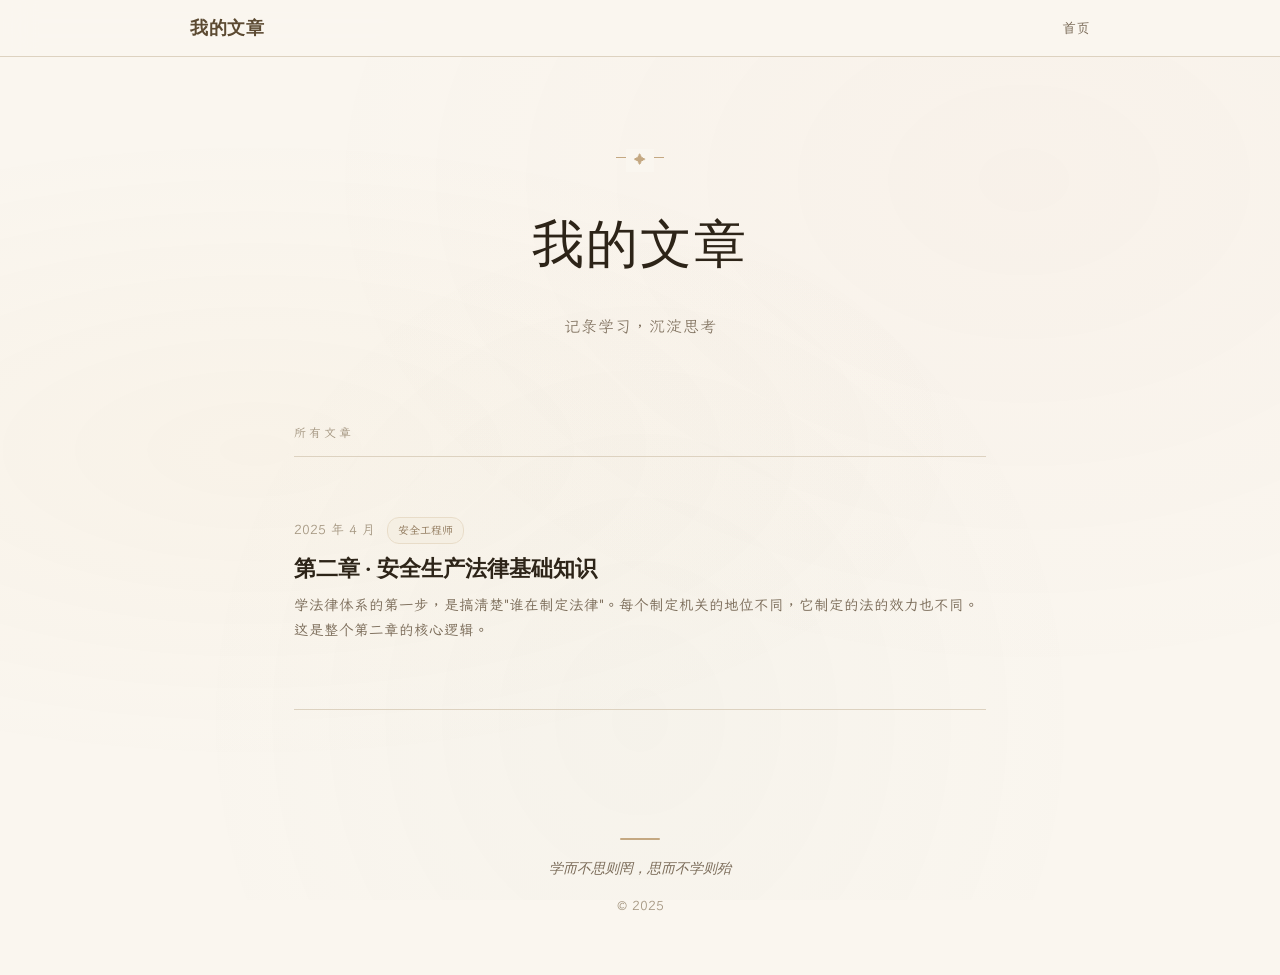
<file: index (10).html>
<!DOCTYPE html>
<html lang="zh-CN">
<head>
<meta charset="UTF-8">
<meta name="viewport" content="width=device-width, initial-scale=1.0">
<title>我的文章</title>
<link rel="stylesheet" href="style.css">
<style>
  /* ============ 首页英雄区 ============ */
  .hero {
    text-align: center;
    padding: 100px 24px 80px;
    position: relative;
    z-index: 1;
  }
  .hero-deco {
    display: inline-block;
    width: 48px;
    height: 1px;
    background: var(--clay);
    margin-bottom: 28px;
    position: relative;
    animation: fadeIn 1s ease-out both;
  }
  .hero-deco::before {
    content: '✦';
    position: absolute;
    top: -8px;
    left: 50%;
    transform: translateX(-50%);
    font-size: 12px;
    color: var(--clay);
    background: var(--parchment);
    padding: 0 8px;
  }
  .hero h1 {
    font-family: var(--font-display);
    font-size: clamp(32px, 6vw, 52px);
    font-weight: 400;
    color: var(--ink);
    letter-spacing: 2px;
    margin-bottom: 16px;
    animation: fadeUp 0.8s ease-out 0.1s both;
  }
  .hero .tagline {
    font-size: 16px;
    color: var(--text-light);
    font-weight: 300;
    letter-spacing: 1px;
    animation: fadeUp 0.8s ease-out 0.25s both;
  }

  /* ============ 文章列表 ============ */
  .articles-section {
    max-width: 740px;
    margin: 0 auto;
    padding: 0 24px 80px;
    position: relative;
    z-index: 1;
  }
  .section-label {
    font-size: 12px;
    text-transform: uppercase;
    letter-spacing: 3px;
    color: var(--text-muted);
    margin-bottom: 32px;
    padding-bottom: 12px;
    border-bottom: 1px solid var(--border);
    animation: fadeUp 0.7s ease-out 0.35s both;
  }

  .article-list {
    list-style: none;
  }
  .article-item {
    animation: fadeUp 0.7s ease-out both;
  }
  .article-item:nth-child(1) { animation-delay: 0.4s; }
  .article-item:nth-child(2) { animation-delay: 0.5s; }
  .article-item:nth-child(3) { animation-delay: 0.6s; }
  .article-item:nth-child(4) { animation-delay: 0.7s; }
  .article-item:nth-child(5) { animation-delay: 0.8s; }

  .article-link {
    display: block;
    text-decoration: none;
    color: inherit;
    padding: 28px 0;
    border-bottom: 1px solid var(--border);
    transition: all 0.35s ease;
    position: relative;
  }
  .article-link::before {
    content: '';
    position: absolute;
    left: -20px;
    top: 0;
    bottom: 0;
    width: 3px;
    background: var(--terracotta);
    border-radius: 2px;
    opacity: 0;
    transform: scaleY(0.3);
    transition: all 0.35s ease;
  }
  .article-link:hover {
    padding-left: 12px;
  }
  .article-link:hover::before {
    opacity: 1;
    transform: scaleY(0.6);
    left: -8px;
  }

  .article-meta {
    display: flex;
    align-items: center;
    gap: 12px;
    margin-bottom: 8px;
  }
  .article-date {
    font-size: 13px;
    color: var(--text-muted);
    font-variant-numeric: tabular-nums;
  }
  .article-tag {
    font-size: 11px;
    padding: 2px 10px;
    border-radius: 12px;
    background: var(--cream);
    color: var(--earth);
    border: 1px solid var(--sand);
  }
  .article-title {
    font-family: var(--font-serif);
    font-size: 22px;
    font-weight: 700;
    color: var(--ink);
    margin-bottom: 8px;
    transition: color 0.3s;
    line-height: 1.5;
  }
  .article-link:hover .article-title {
    color: var(--terracotta);
  }
  .article-desc {
    font-size: 14.5px;
    color: var(--text-light);
    line-height: 1.7;
    display: -webkit-box;
    -webkit-line-clamp: 2;
    -webkit-box-orient: vertical;
    overflow: hidden;
  }
  .article-arrow {
    display: inline-flex;
    align-items: center;
    gap: 6px;
    margin-top: 12px;
    font-size: 13px;
    color: var(--terracotta);
    opacity: 0;
    transform: translateX(-8px);
    transition: all 0.35s ease;
  }
  .article-link:hover .article-arrow {
    opacity: 1;
    transform: translateX(0);
  }

  /* ============ 空状态 ============ */
  .empty-state {
    text-align: center;
    padding: 60px 20px;
    color: var(--text-muted);
  }
  .empty-state .icon { font-size: 48px; margin-bottom: 16px; }

  /* ============ 响应式 ============ */
  @media (max-width: 640px) {
    .hero { padding: 72px 20px 56px; }
    .articles-section { padding: 0 20px 60px; }
    .article-link { padding: 22px 0; }
    .article-title { font-size: 19px; }
    .article-link::before { display: none; }
    .article-link:hover { padding-left: 0; }
    .article-arrow { opacity: 1; transform: none; }
  }
</style>
</head>
<body>

<!-- 导航 -->
<nav class="site-nav">
  <div class="nav-inner">
    <a href="index.html" class="nav-brand">我的文章</a>
    <div class="nav-links">
      <a href="index.html">首页</a>
    </div>
  </div>
</nav>

<!-- 英雄区 -->
<section class="hero">
  <div class="hero-deco"></div>
  <h1>我的文章</h1>
  <p class="tagline">记录学习，沉淀思考</p>
</section>

<!-- 文章列表 -->
<section class="articles-section">
  <div class="section-label">所有文章</div>

  <ul class="article-list">

    <!-- ====== 在这里添加新文章 ====== -->

    <li class="article-item">
      <a href="articles/chapter2-safety-law.html" class="article-link">
        <div class="article-meta">
          <span class="article-date">2025 年 4 月</span>
          <span class="article-tag">安全工程师</span>
        </div>
        <h2 class="article-title">第二章 · 安全生产法律基础知识</h2>
        <p class="article-desc">学法律体系的第一步，是搞清楚"谁在制定法律"。每个制定机关的地位不同，它制定的法的效力也不同。这是整个第二章的核心逻辑。</p>
        <span class="article-arrow">阅读全文 →</span>
      </a>
    </li>

    <!-- ====== 添加新文章模板（复制下面这段，修改内容即可）======

    <li class="article-item">
      <a href="articles/你的文件名.html" class="article-link">
        <div class="article-meta">
          <span class="article-date">2025 年 X 月</span>
          <span class="article-tag">分类标签</span>
        </div>
        <h2 class="article-title">文章标题</h2>
        <p class="article-desc">文章简介，一两句话概括内容。</p>
        <span class="article-arrow">阅读全文 →</span>
      </a>
    </li>

    ====== 模板结束 ====== -->

  </ul>
</section>

<!-- 页脚 -->
<footer class="site-footer">
  <div class="footer-divider"></div>
  <p class="footer-quote">学而不思则罔，思而不学则殆</p>
  <p>© 2025</p>
</footer>

</body>
</html>
</file>
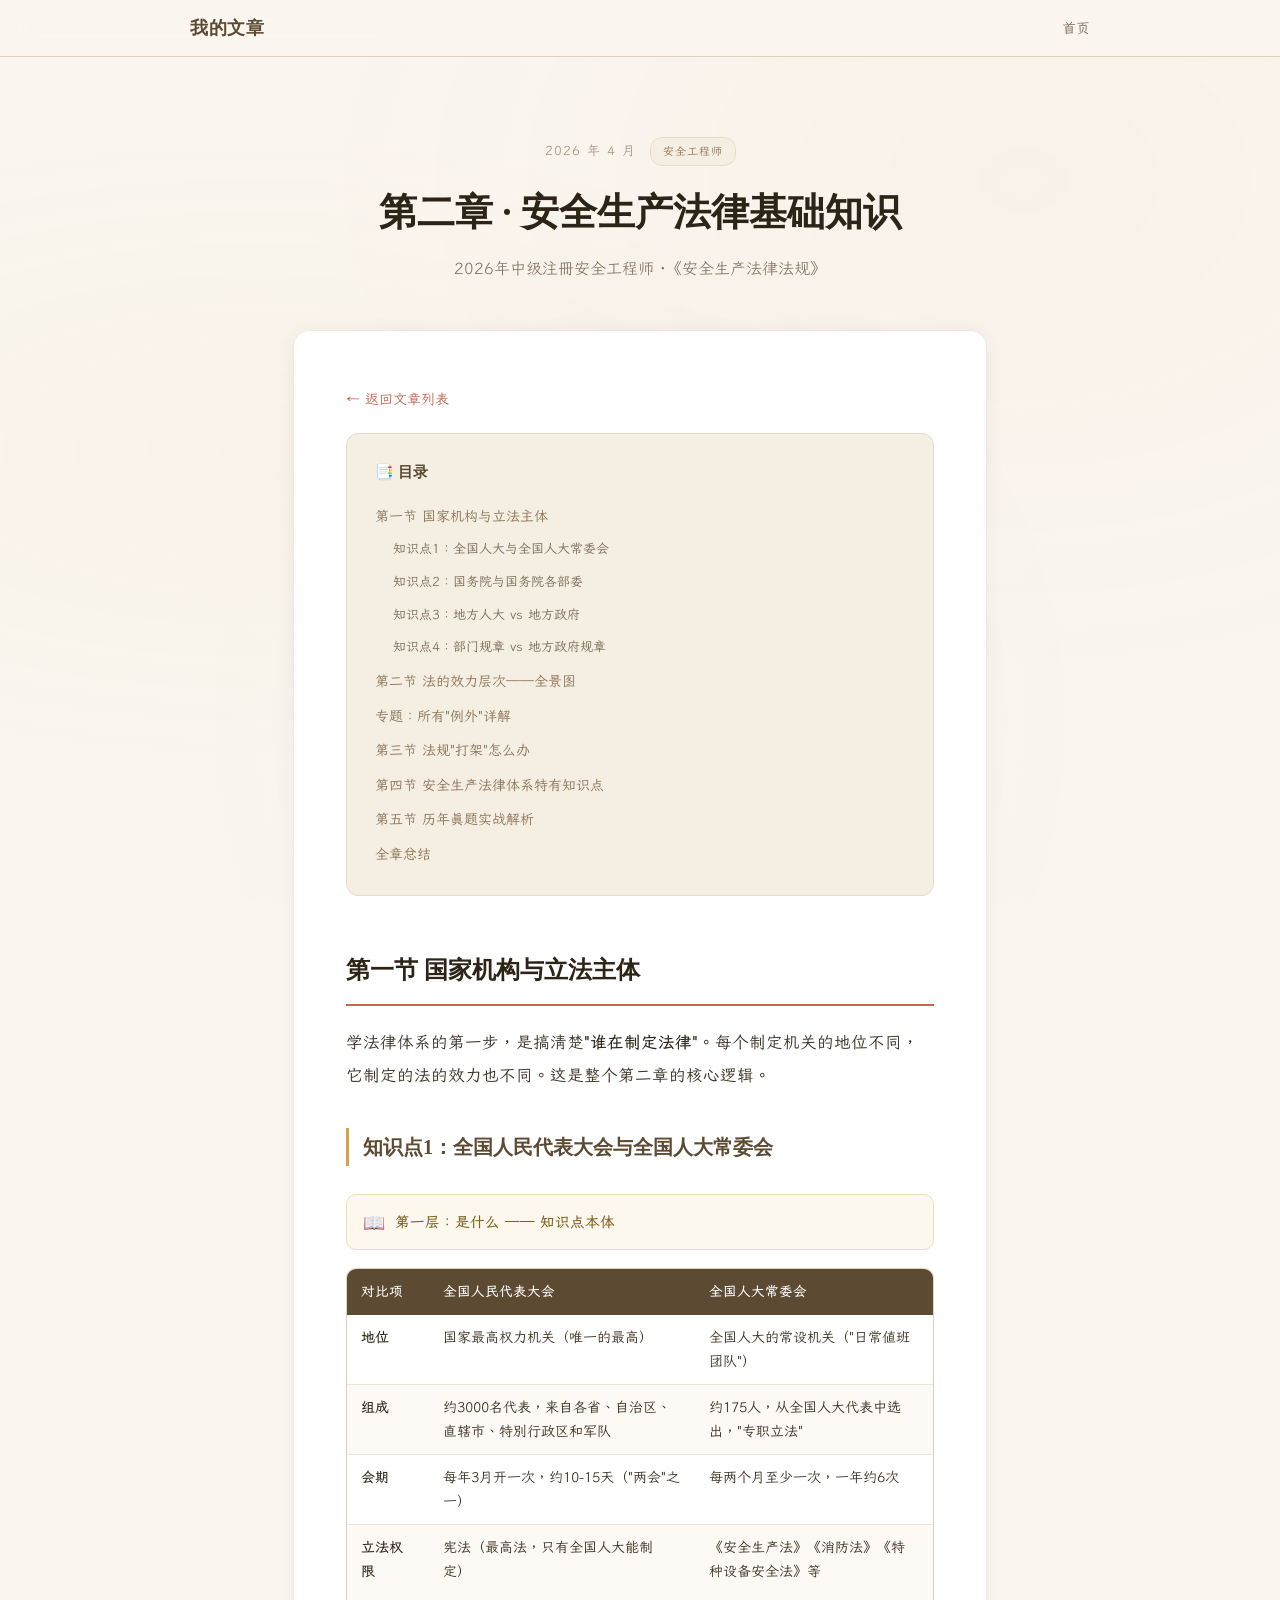
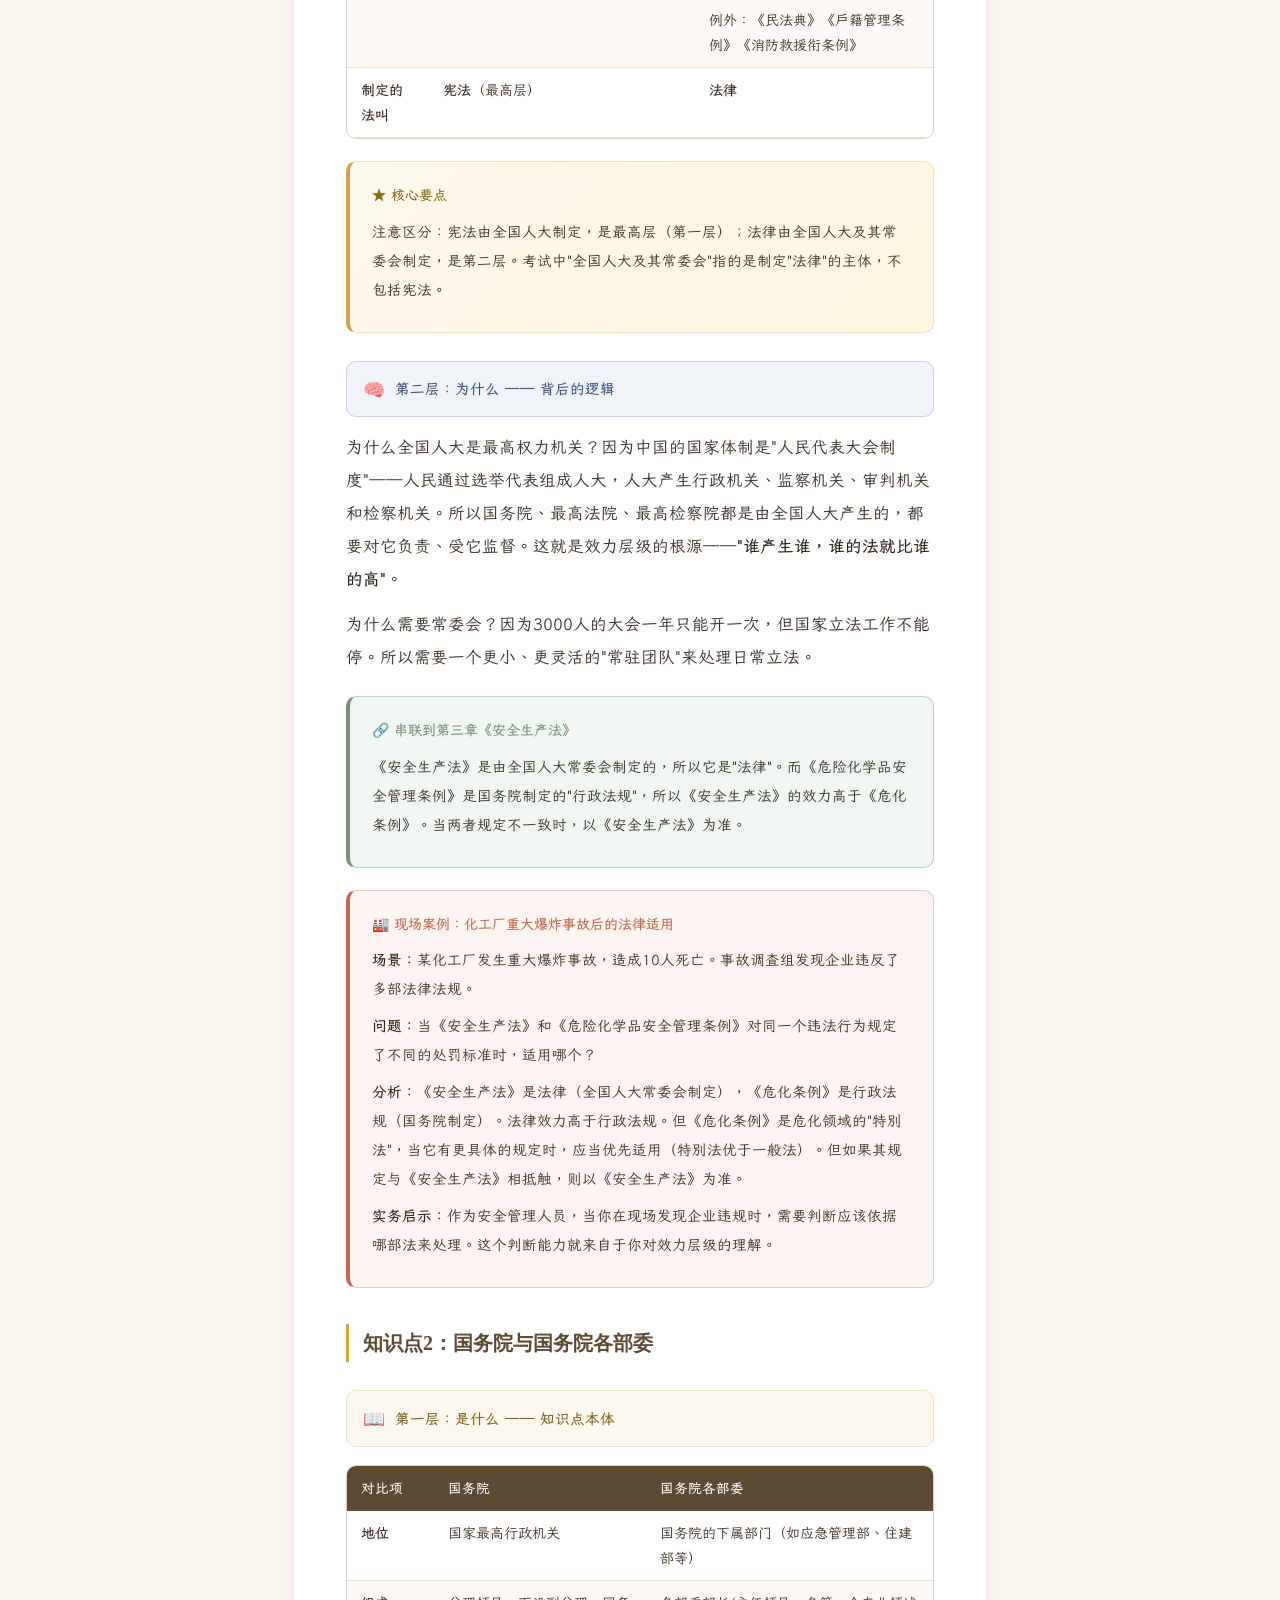
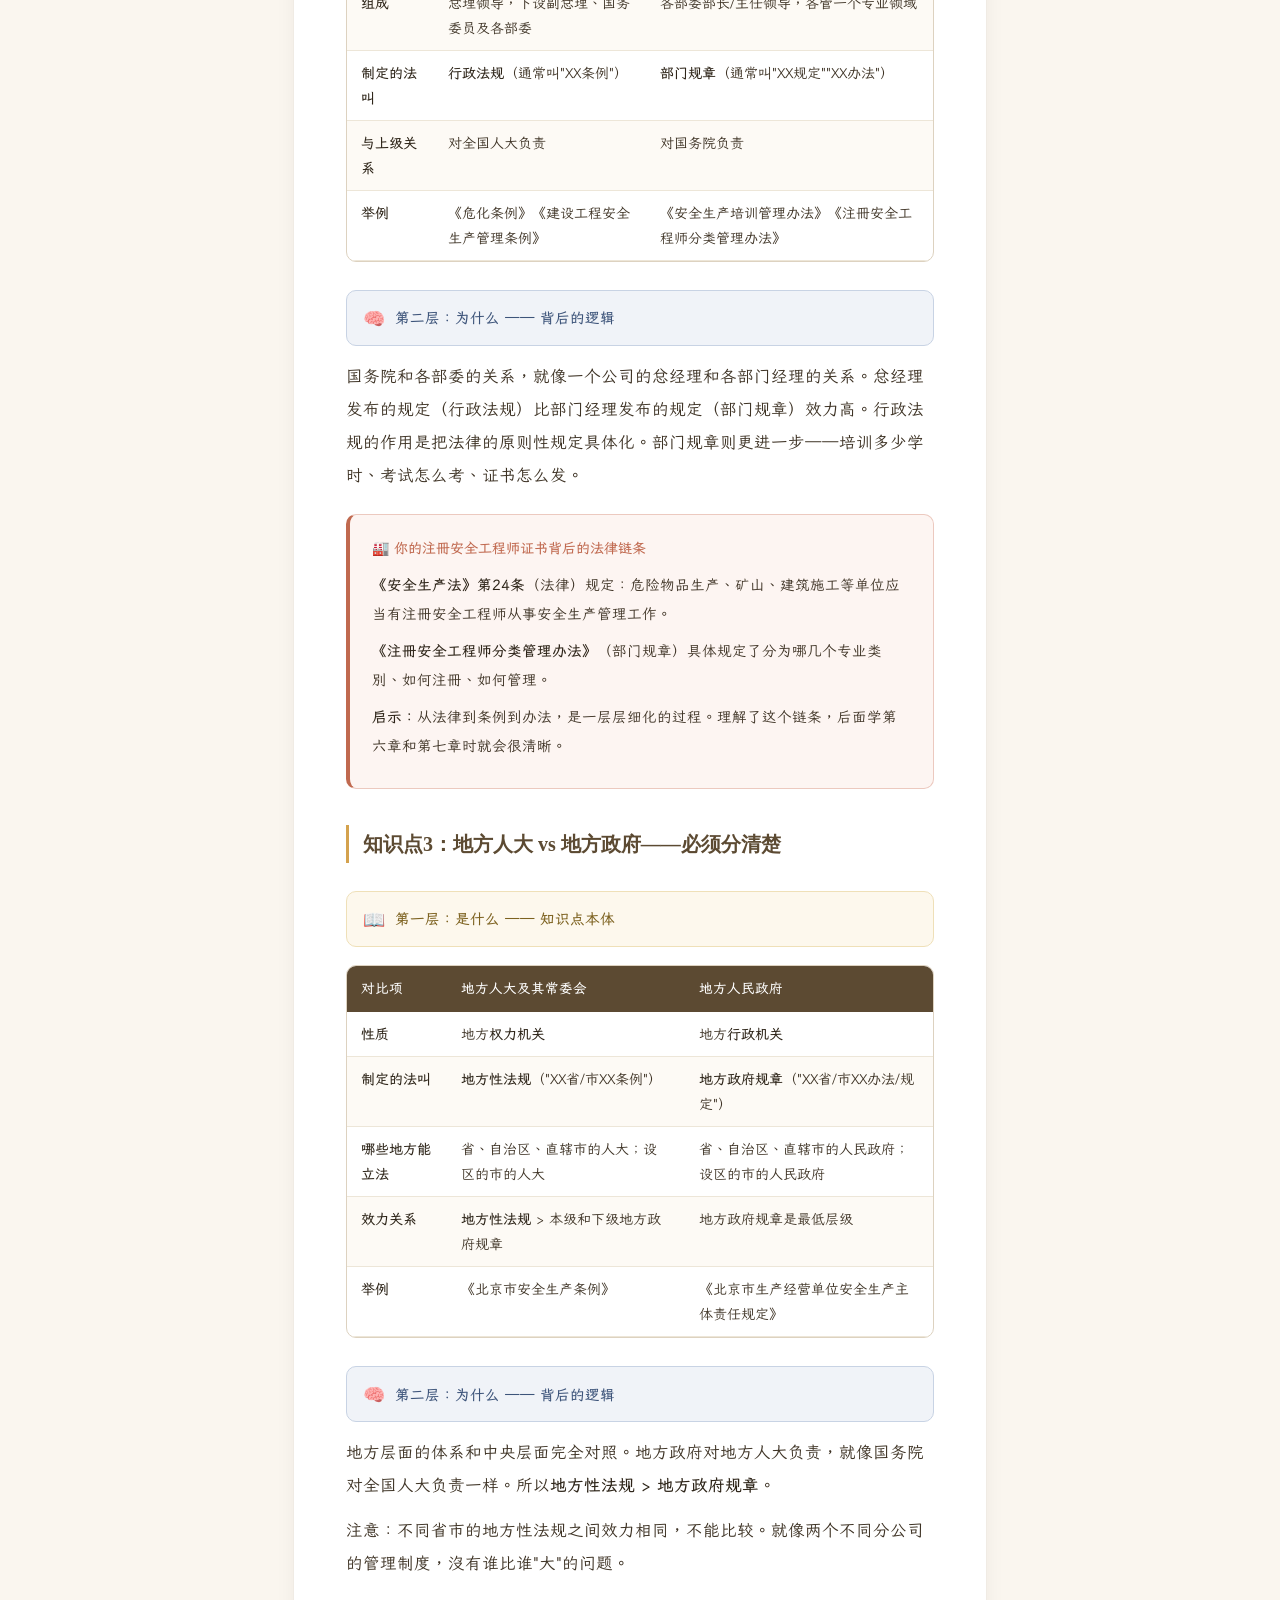
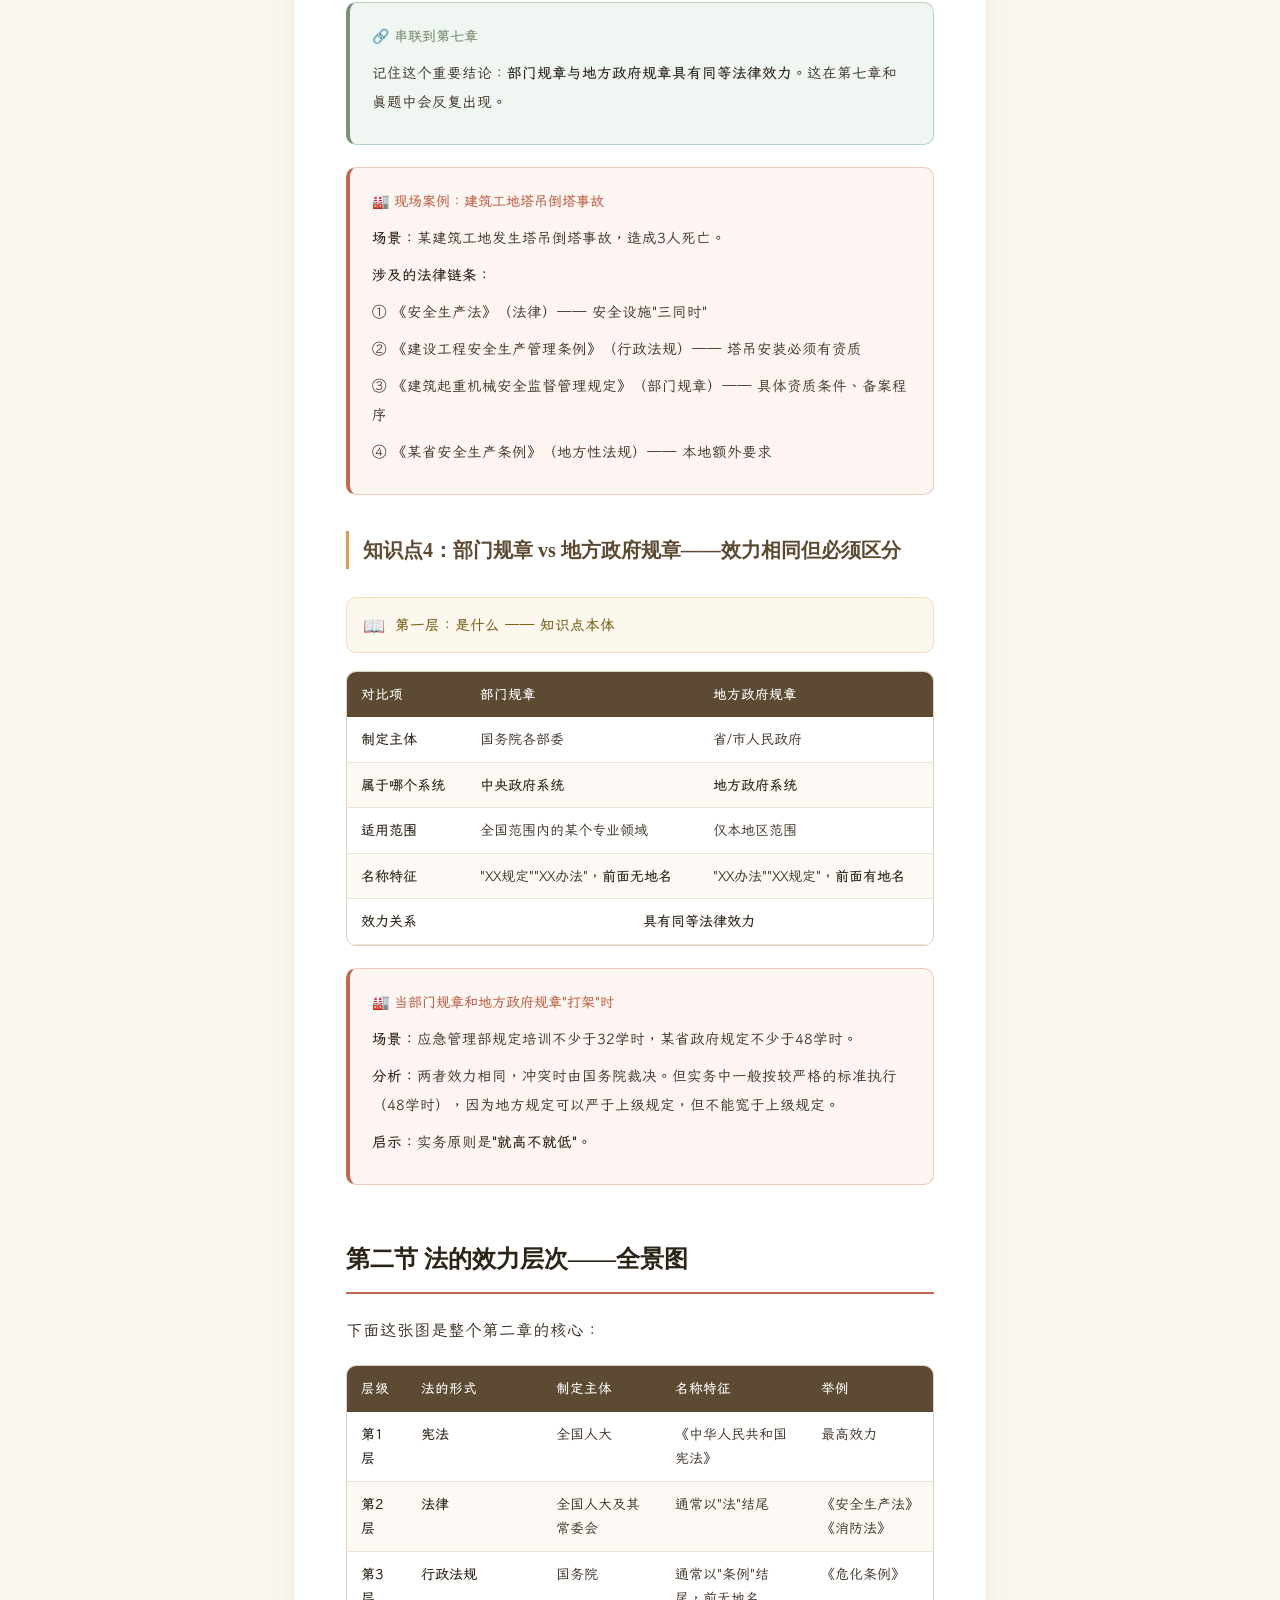
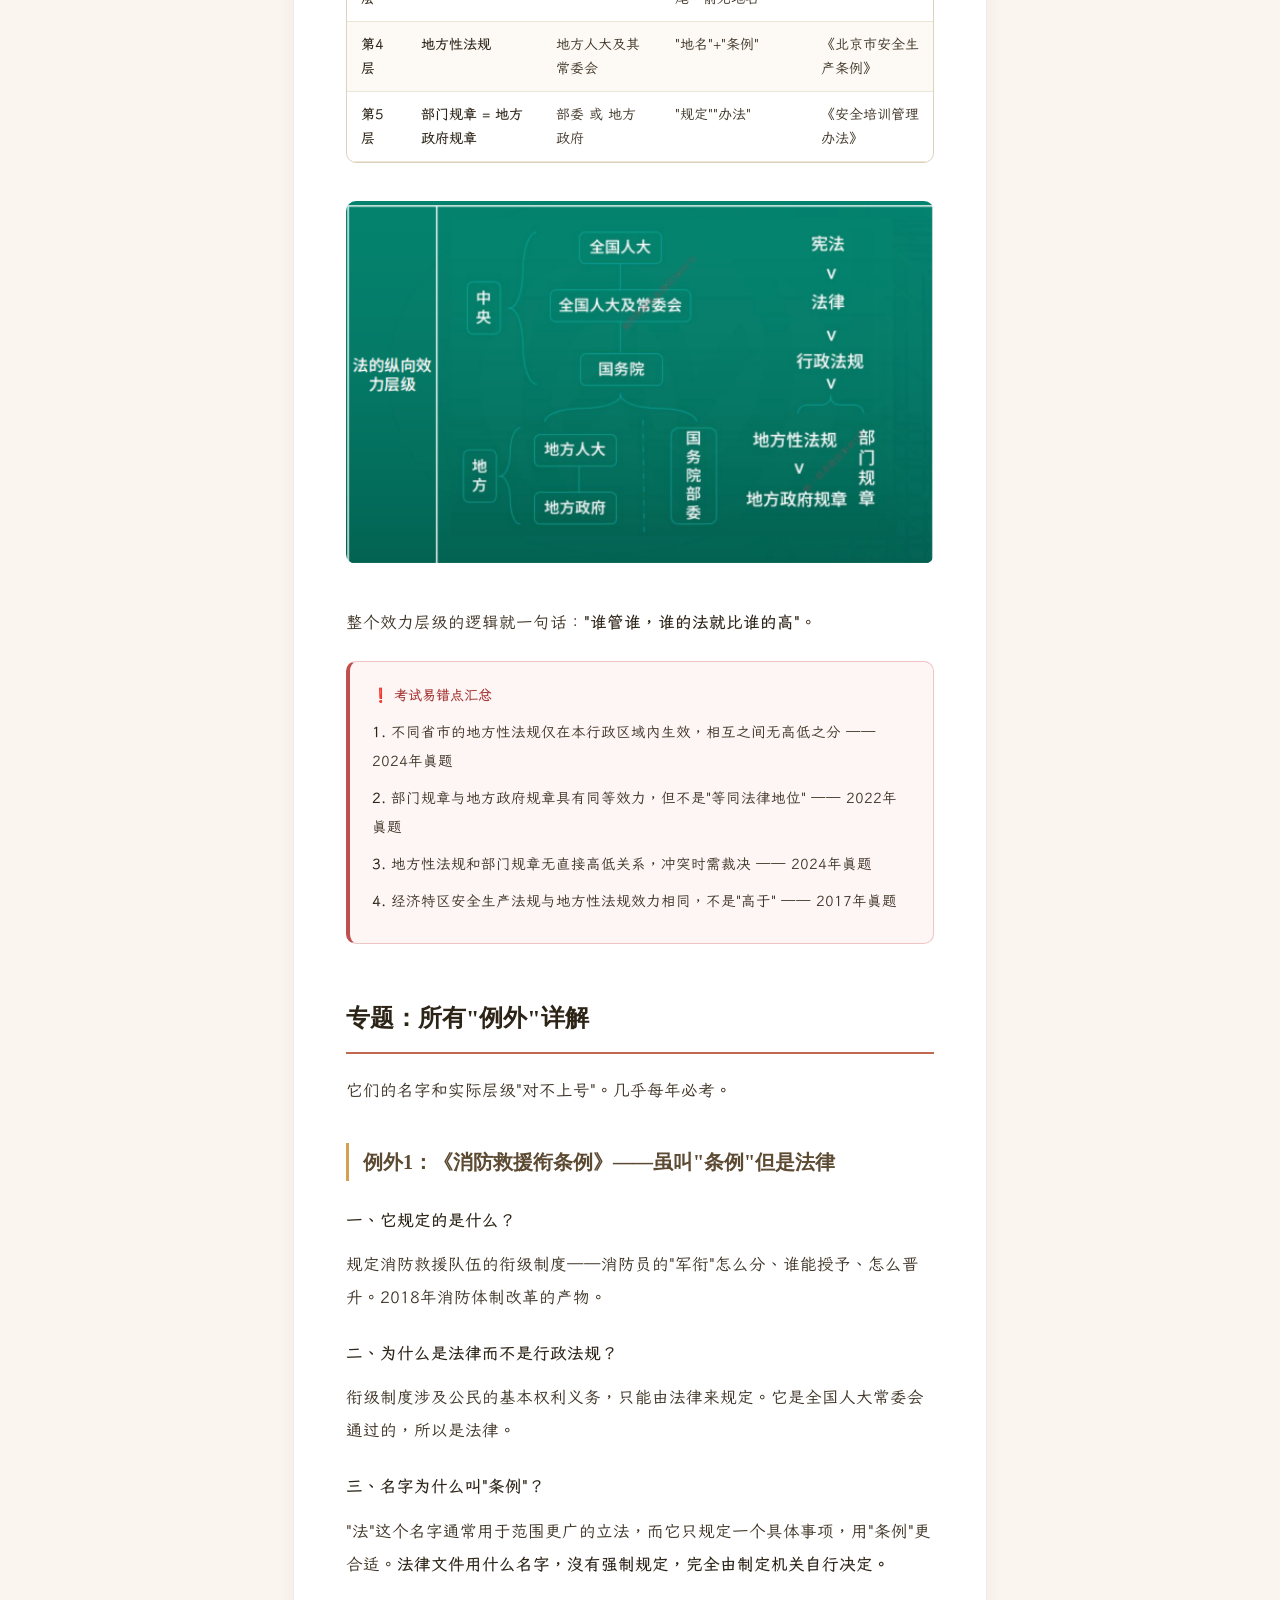
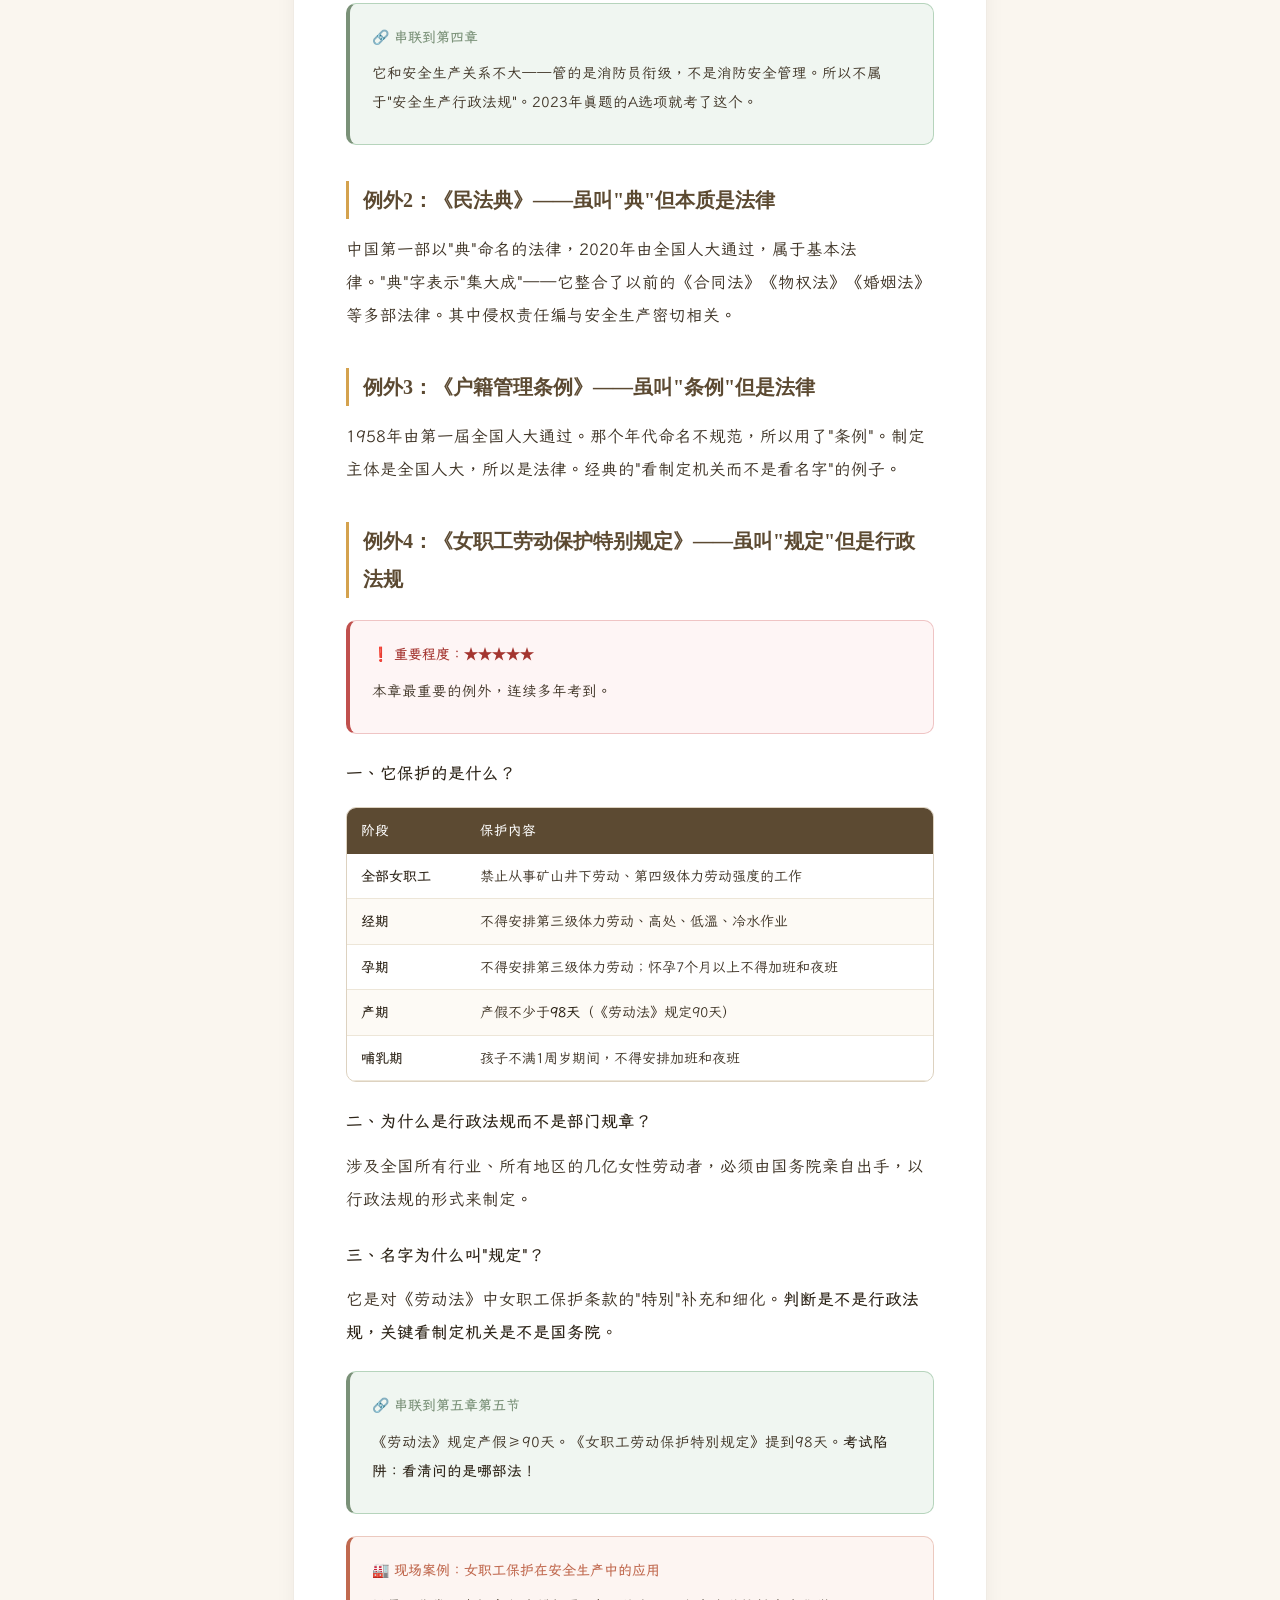
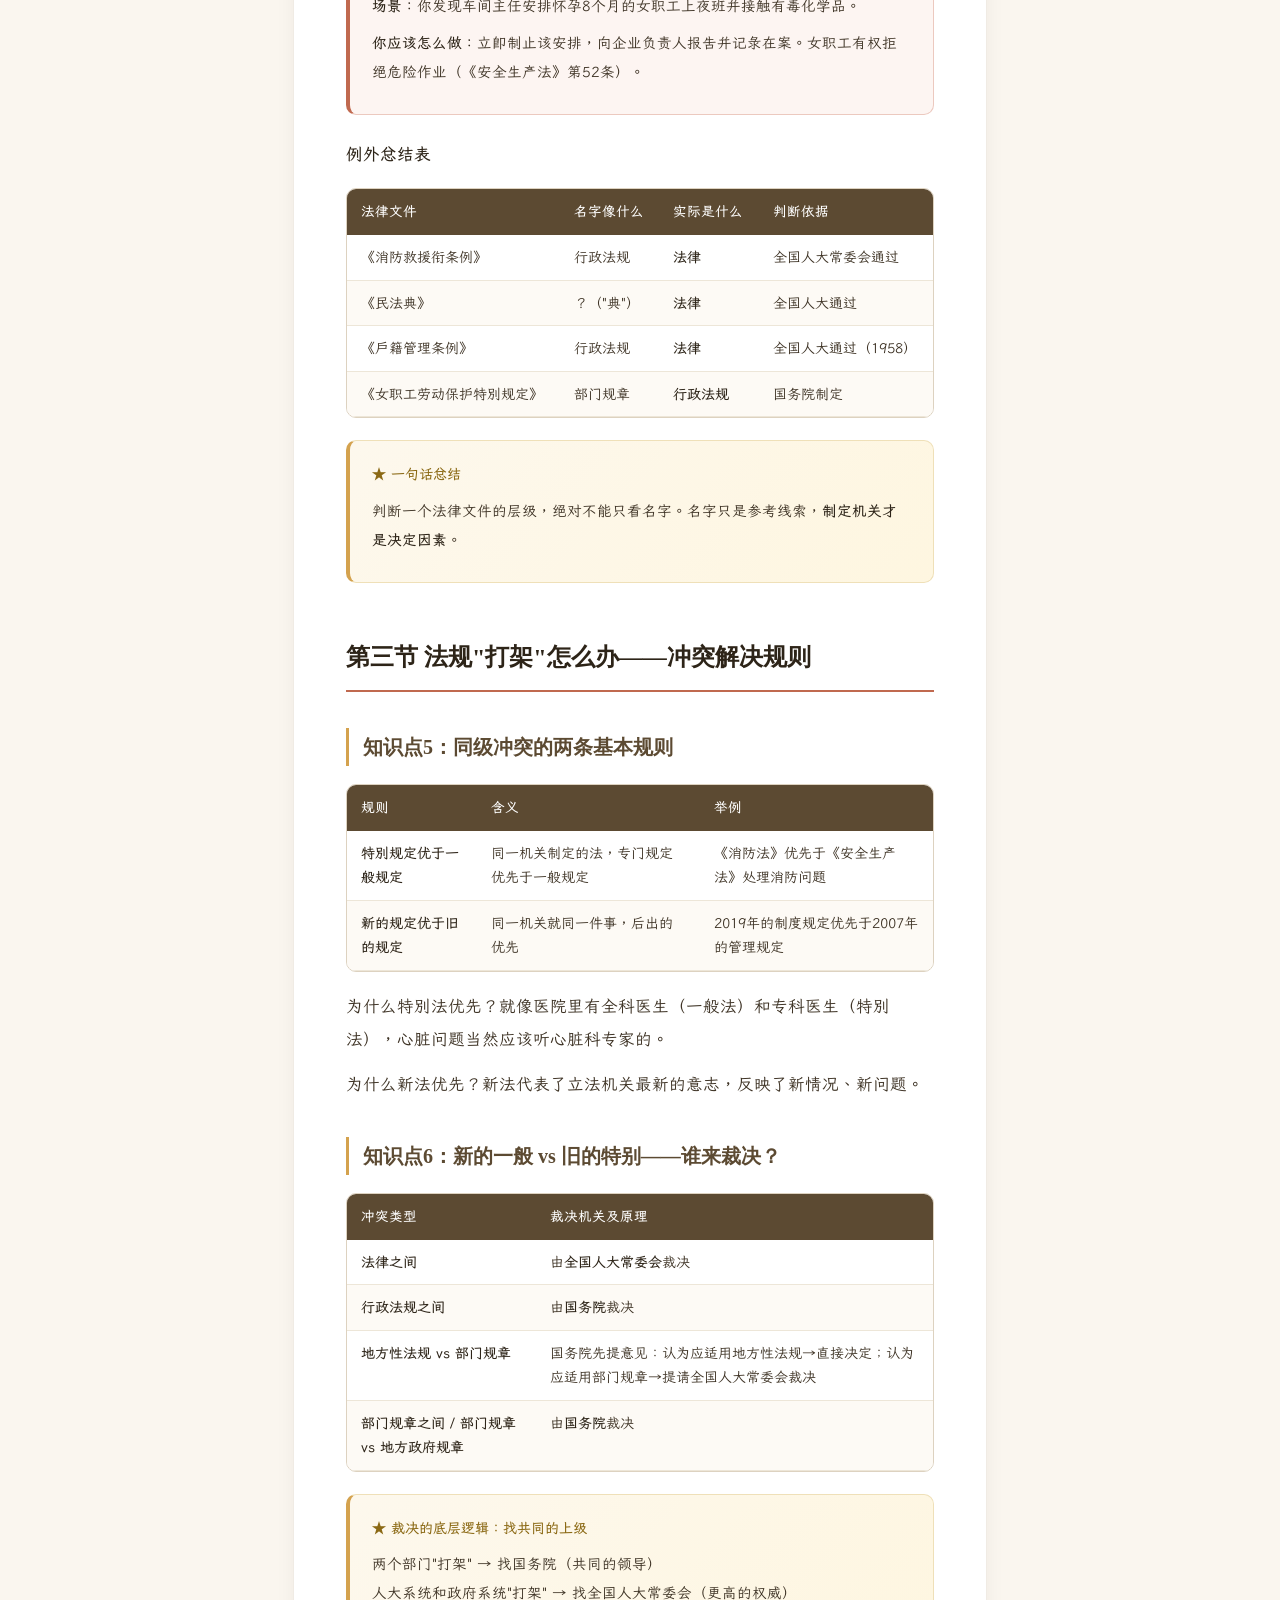
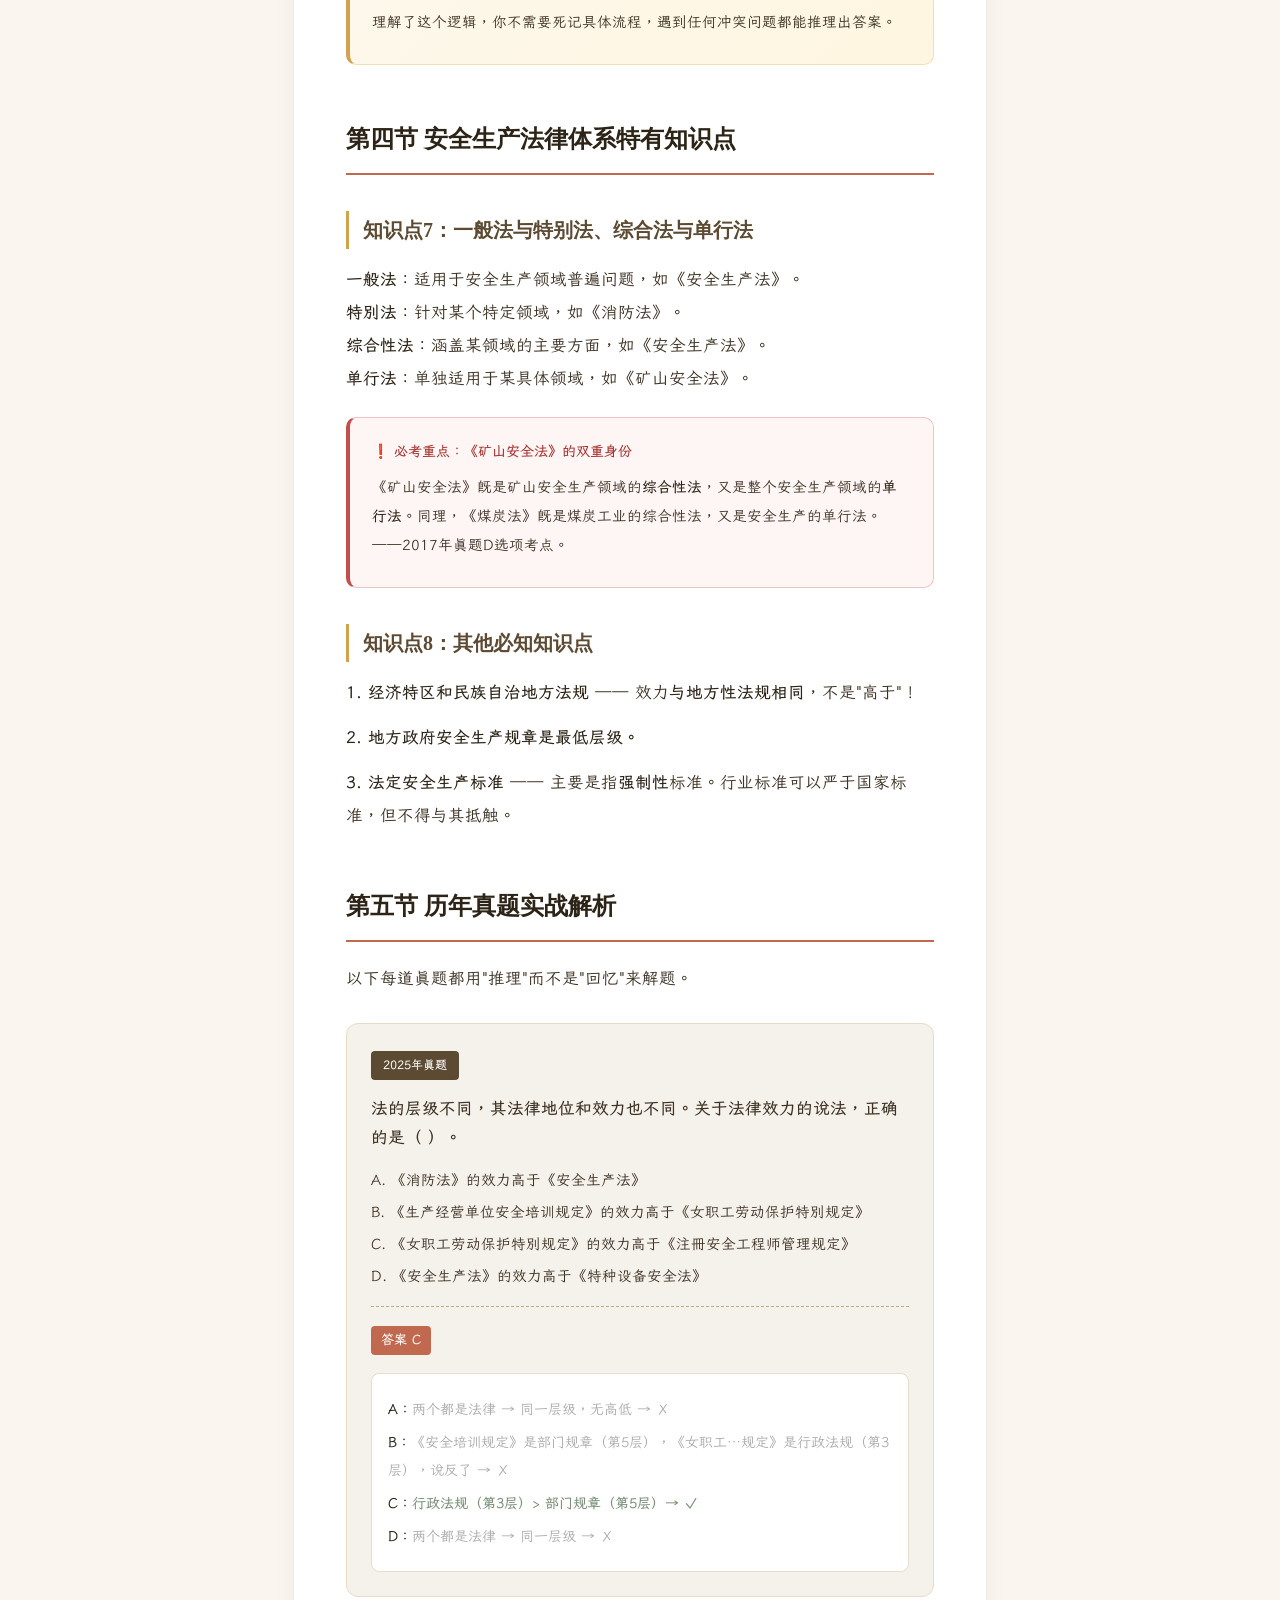
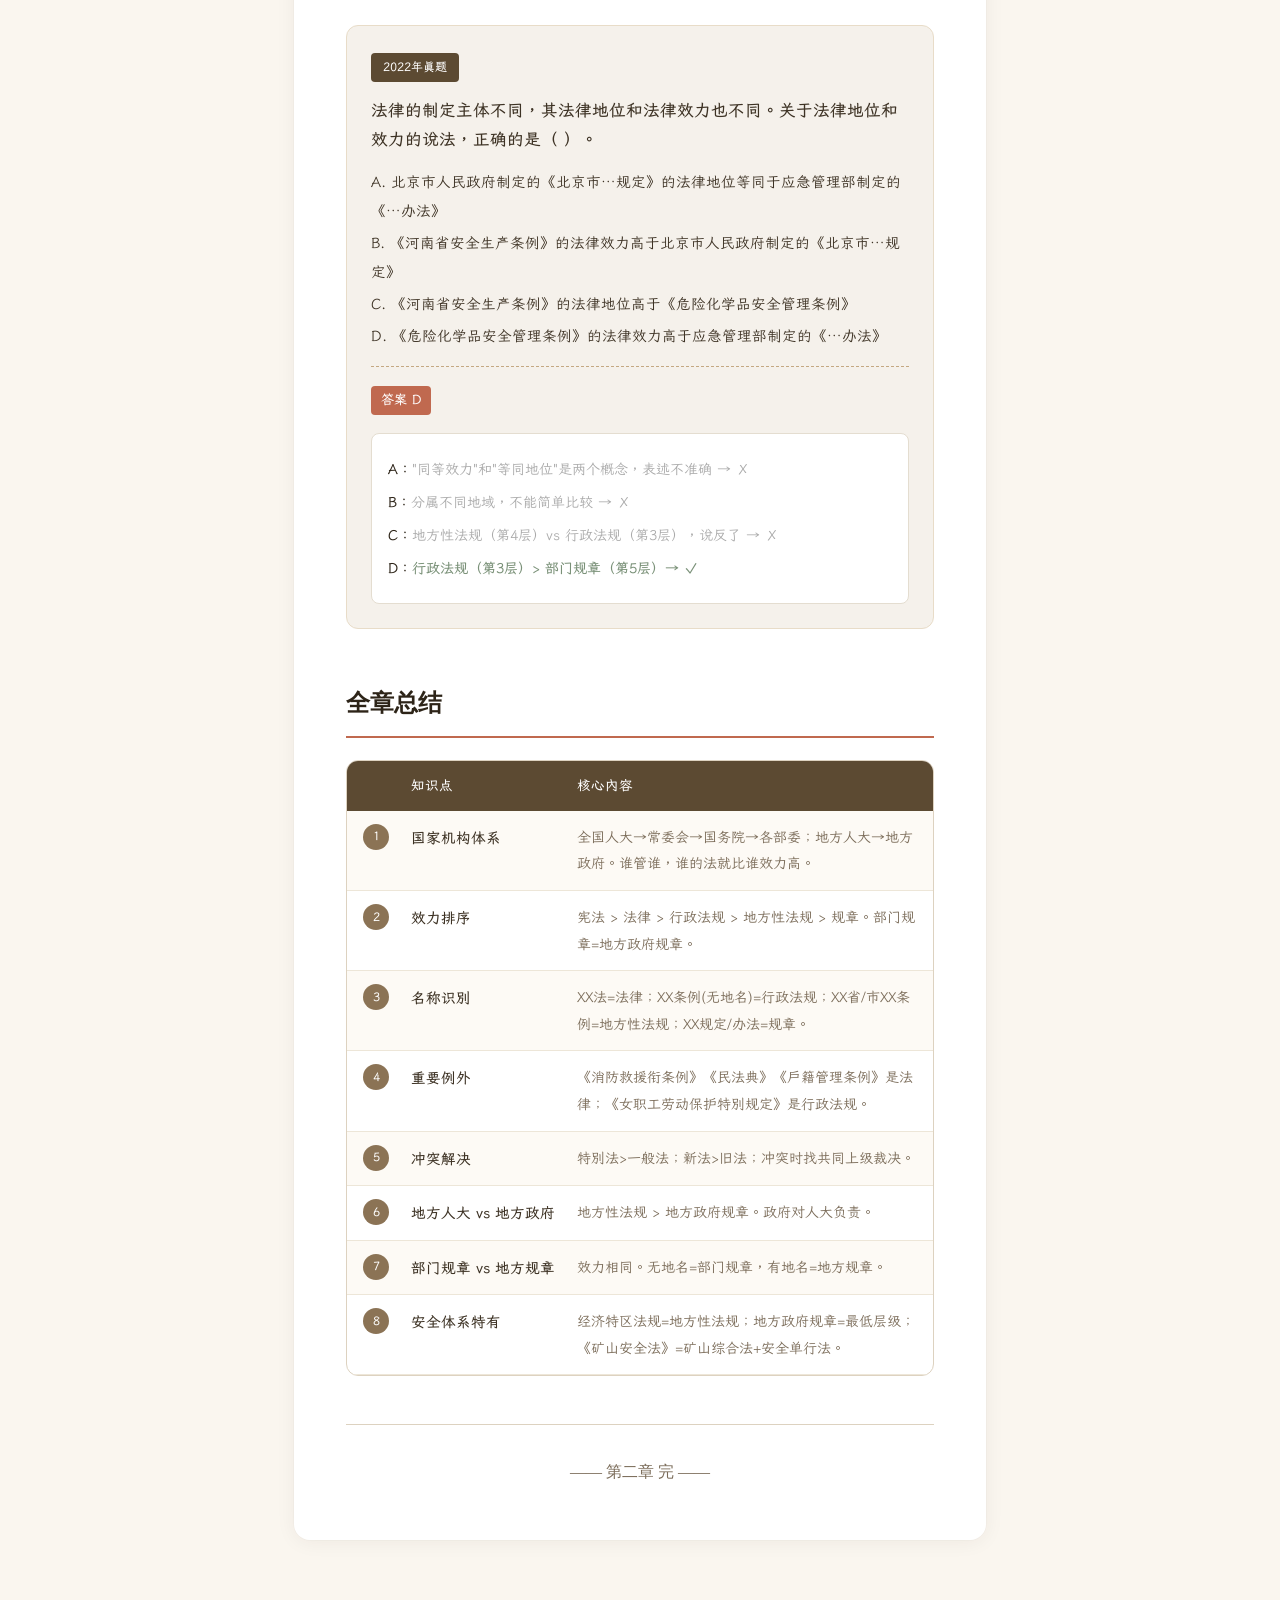
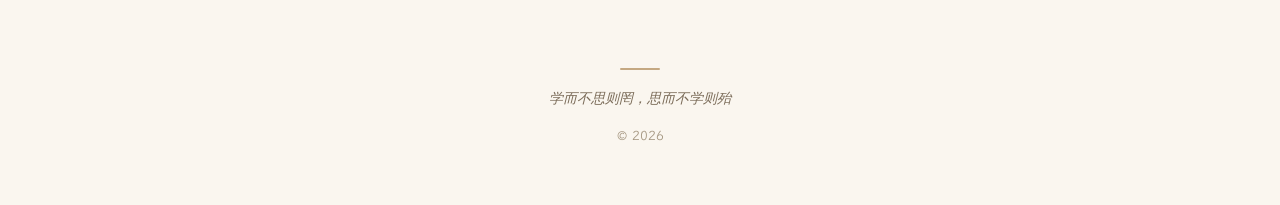
<file: articles/chapter2-safety-law.html>
<!DOCTYPE html>
<html lang="zh-CN">
<head>
<meta charset="UTF-8">
<meta name="viewport" content="width=device-width, initial-scale=1.0">
<title>第二章 · 安全生产法律基础知识</title>
<link rel="stylesheet" href="../style.css">
<link rel="stylesheet" href="../article.css">
</head>
<body>

<!-- 导航 -->
<nav class="site-nav">
  <div class="nav-inner">
    <a href="../index.html" class="nav-brand">我的文章</a>
    <div class="nav-links">
      <a href="../index.html">首页</a>
    </div>
  </div>
</nav>

<!-- 文章头部 -->
<header class="article-hero">
  <div class="meta">2026 年 4 月 <span class="tag">安全工程师</span></div>
  <h1>第二章 · 安全生产法律基础知识</h1>
  <p class="subtitle">2026年中级注册安全工程师 ·《安全生产法律法规》</p>
</header>

<!-- 文章内容 -->
<main class="article-body">
<div class="article-content">

<a href="../index.html" class="back-link">← 返回文章列表</a>

<!-- 目录 -->
<nav class="toc">
  <div class="toc-title">📑 目录</div>
  <a href="#s1">第一节 国家机构与立法主体</a>
  <a href="#s1-1" class="indent">知识点1：全国人大与全国人大常委会</a>
  <a href="#s1-2" class="indent">知识点2：国务院与国务院各部委</a>
  <a href="#s1-3" class="indent">知识点3：地方人大 vs 地方政府</a>
  <a href="#s1-4" class="indent">知识点4：部门规章 vs 地方政府规章</a>
  <a href="#s2">第二节 法的效力层次——全景图</a>
  <a href="#s3">专题：所有"例外"详解</a>
  <a href="#s4">第三节 法规"打架"怎么办</a>
  <a href="#s5">第四节 安全生产法律体系特有知识点</a>
  <a href="#s6">第五节 历年真题实战解析</a>
  <a href="#s7">全章总结</a>
</nav>


<!-- ================== 第一节 ================== -->
<h2 id="s1">第一节 国家机构与立法主体</h2>

<p>学法律体系的第一步，是搞清楚<strong>"谁在制定法律"</strong>。每个制定机关的地位不同，它制定的法的效力也不同。这是整个第二章的核心逻辑。</p>

<h3 id="s1-1">知识点1：全国人民代表大会与全国人大常委会</h3>

<div class="layer-badge what">
  <span class="icon">📖</span> 第一层：是什么 —— 知识点本体
</div>

<div class="table-wrap">
<table>
<thead><tr><th>对比项</th><th>全国人民代表大会</th><th>全国人大常委会</th></tr></thead>
<tbody>
<tr><td><strong>地位</strong></td><td>国家最高权力机关（唯一的最高）</td><td>全国人大的常设机关（"日常值班团队"）</td></tr>
<tr><td><strong>组成</strong></td><td>约3000名代表，来自各省、自治区、直辖市、特别行政区和军队</td><td>约175人，从全国人大代表中选出，"专职立法"</td></tr>
<tr><td><strong>会期</strong></td><td>每年3月开一次，约10-15天（"两会"之一）</td><td>每两个月至少一次，一年约6次</td></tr>
<tr><td><strong>立法权限</strong></td><td>宪法（最高法，只有全国人大能制定）</td><td>《安全生产法》《消防法》《特种设备安全法》等<br><br>例外：《民法典》《户籍管理条例》《消防救援衔条例》</td></tr>
<tr><td><strong>制定的法叫</strong></td><td><strong>宪法</strong>（最高层）</td><td><strong>法律</strong></td></tr>
</tbody>
</table>
</div>

<div class="card key">
  <div class="card-label">★ 核心要点</div>
  <p>注意区分：宪法由全国人大制定，是最高层（第一层）；法律由全国人大及其常委会制定，是第二层。考试中"全国人大及其常委会"指的是制定"法律"的主体，不包括宪法。</p>
</div>

<div class="layer-badge why">
  <span class="icon">🧠</span> 第二层：为什么 —— 背后的逻辑
</div>

<p>为什么全国人大是最高权力机关？因为中国的国家体制是"人民代表大会制度"——人民通过选举代表组成人大，人大产生行政机关、监察机关、审判机关和检察机关。所以国务院、最高法院、最高检察院都是由全国人大产生的，都要对它负责、受它监督。这就是效力层级的根源——<strong>"谁产生谁，谁的法就比谁的高"</strong>。</p>

<p>为什么需要常委会？因为3000人的大会一年只能开一次，但国家立法工作不能停。所以需要一个更小、更灵活的"常驻团队"来处理日常立法。</p>

<div class="card link-card">
  <div class="card-label">🔗 串联到第三章《安全生产法》</div>
  <p>《安全生产法》是由全国人大常委会制定的，所以它是"法律"。而《危险化学品安全管理条例》是国务院制定的"行政法规"，所以《安全生产法》的效力高于《危化条例》。当两者规定不一致时，以《安全生产法》为准。</p>
</div>

<div class="card case">
  <div class="card-label">🏭 现场案例：化工厂重大爆炸事故后的法律适用</div>
  <p><strong>场景：</strong>某化工厂发生重大爆炸事故，造成10人死亡。事故调查组发现企业违反了多部法律法规。</p>
  <p><strong>问题：</strong>当《安全生产法》和《危险化学品安全管理条例》对同一个违法行为规定了不同的处罚标准时，适用哪个？</p>
  <p><strong>分析：</strong>《安全生产法》是法律（全国人大常委会制定），《危化条例》是行政法规（国务院制定）。法律效力高于行政法规。但《危化条例》是危化领域的"特别法"，当它有更具体的规定时，应当优先适用（特别法优于一般法）。但如果其规定与《安全生产法》相抵触，则以《安全生产法》为准。</p>
  <p><strong>实务启示：</strong>作为安全管理人员，当你在现场发现企业违规时，需要判断应该依据哪部法来处理。这个判断能力就来自于你对效力层级的理解。</p>
</div>


<h3 id="s1-2">知识点2：国务院与国务院各部委</h3>

<div class="layer-badge what">
  <span class="icon">📖</span> 第一层：是什么 —— 知识点本体
</div>

<div class="table-wrap">
<table>
<thead><tr><th>对比项</th><th>国务院</th><th>国务院各部委</th></tr></thead>
<tbody>
<tr><td><strong>地位</strong></td><td>国家最高行政机关</td><td>国务院的下属部门（如应急管理部、住建部等）</td></tr>
<tr><td><strong>组成</strong></td><td>总理领导，下设副总理、国务委员及各部委</td><td>各部委部长/主任领导，各管一个专业领域</td></tr>
<tr><td><strong>制定的法叫</strong></td><td><strong>行政法规</strong>（通常叫"XX条例"）</td><td><strong>部门规章</strong>（通常叫"XX规定""XX办法"）</td></tr>
<tr><td><strong>与上级关系</strong></td><td>对全国人大负责</td><td>对国务院负责</td></tr>
<tr><td><strong>举例</strong></td><td>《危化条例》《建设工程安全生产管理条例》</td><td>《安全生产培训管理办法》《注册安全工程师分类管理办法》</td></tr>
</tbody>
</table>
</div>

<div class="layer-badge why">
  <span class="icon">🧠</span> 第二层：为什么 —— 背后的逻辑
</div>

<p>国务院和各部委的关系，就像一个公司的总经理和各部门经理的关系。总经理发布的规定（行政法规）比部门经理发布的规定（部门规章）效力高。行政法规的作用是把法律的原则性规定具体化。部门规章则更进一步——培训多少学时、考试怎么考、证书怎么发。</p>

<div class="card case">
  <div class="card-label">🏭 你的注册安全工程师证书背后的法律链条</div>
  <p><strong>《安全生产法》第24条</strong>（法律）规定：危险物品生产、矿山、建筑施工等单位应当有注册安全工程师从事安全生产管理工作。</p>
  <p><strong>《注册安全工程师分类管理办法》</strong>（部门规章）具体规定了分为哪几个专业类别、如何注册、如何管理。</p>
  <p><strong>启示：</strong>从法律到条例到办法，是一层层细化的过程。理解了这个链条，后面学第六章和第七章时就会很清晰。</p>
</div>


<h3 id="s1-3">知识点3：地方人大 vs 地方政府——必须分清楚</h3>

<div class="layer-badge what">
  <span class="icon">📖</span> 第一层：是什么 —— 知识点本体
</div>

<div class="table-wrap">
<table>
<thead><tr><th>对比项</th><th>地方人大及其常委会</th><th>地方人民政府</th></tr></thead>
<tbody>
<tr><td><strong>性质</strong></td><td>地方<strong>权力机关</strong></td><td>地方<strong>行政机关</strong></td></tr>
<tr><td><strong>制定的法叫</strong></td><td><strong>地方性法规</strong>（"XX省/市XX条例"）</td><td><strong>地方政府规章</strong>（"XX省/市XX办法/规定"）</td></tr>
<tr><td><strong>哪些地方能立法</strong></td><td>省、自治区、直辖市的人大；设区的市的人大</td><td>省、自治区、直辖市的人民政府；设区的市的人民政府</td></tr>
<tr><td><strong>效力关系</strong></td><td><strong>地方性法规</strong> > 本级和下级地方政府规章</td><td>地方政府规章是最低层级</td></tr>
<tr><td><strong>举例</strong></td><td>《北京市安全生产条例》</td><td>《北京市生产经营单位安全生产主体责任规定》</td></tr>
</tbody>
</table>
</div>

<div class="layer-badge why">
  <span class="icon">🧠</span> 第二层：为什么 —— 背后的逻辑
</div>

<p>地方层面的体系和中央层面完全对照。地方政府对地方人大负责，就像国务院对全国人大负责一样。所以<strong>地方性法规 > 地方政府规章</strong>。</p>
<p>注意：不同省市的地方性法规之间效力相同，不能比较。就像两个不同分公司的管理制度，没有谁比谁"大"的问题。</p>

<div class="card link-card">
  <div class="card-label">🔗 串联到第七章</div>
  <p>记住这个重要结论：<strong>部门规章与地方政府规章具有同等法律效力</strong>。这在第七章和真题中会反复出现。</p>
</div>

<div class="card case">
  <div class="card-label">🏭 现场案例：建筑工地塔吊倒塔事故</div>
  <p><strong>场景：</strong>某建筑工地发生塔吊倒塔事故，造成3人死亡。</p>
  <p><strong>涉及的法律链条：</strong></p>
  <p>① 《安全生产法》（法律）—— 安全设施"三同时"</p>
  <p>② 《建设工程安全生产管理条例》（行政法规）—— 塔吊安装必须有资质</p>
  <p>③ 《建筑起重机械安全监督管理规定》（部门规章）—— 具体资质条件、备案程序</p>
  <p>④ 《某省安全生产条例》（地方性法规）—— 本地额外要求</p>
</div>


<h3 id="s1-4">知识点4：部门规章 vs 地方政府规章——效力相同但必须区分</h3>

<div class="layer-badge what">
  <span class="icon">📖</span> 第一层：是什么 —— 知识点本体
</div>

<div class="table-wrap">
<table>
<thead><tr><th>对比项</th><th>部门规章</th><th>地方政府规章</th></tr></thead>
<tbody>
<tr><td><strong>制定主体</strong></td><td>国务院各部委</td><td>省/市人民政府</td></tr>
<tr><td><strong>属于哪个系统</strong></td><td><strong>中央政府系统</strong></td><td><strong>地方政府系统</strong></td></tr>
<tr><td><strong>适用范围</strong></td><td>全国范围内的某个专业领域</td><td>仅本地区范围</td></tr>
<tr><td><strong>名称特征</strong></td><td>"XX规定""XX办法"，<strong>前面无地名</strong></td><td>"XX办法""XX规定"，<strong>前面有地名</strong></td></tr>
<tr><td><strong>效力关系</strong></td><td colspan="2" style="text-align:center"><strong>具有同等法律效力</strong></td></tr>
</tbody>
</table>
</div>

<div class="card case">
  <div class="card-label">🏭 当部门规章和地方政府规章"打架"时</div>
  <p><strong>场景：</strong>应急管理部规定培训不少于32学时，某省政府规定不少于48学时。</p>
  <p><strong>分析：</strong>两者效力相同，冲突时由国务院裁决。但实务中一般按较严格的标准执行（48学时），因为地方规定可以严于上级规定，但不能宽于上级规定。</p>
  <p><strong>启示：</strong>实务原则是<strong>"就高不就低"</strong>。</p>
</div>


<!-- ================== 第二节 ================== -->
<h2 id="s2">第二节 法的效力层次——全景图</h2>

<p>下面这张图是整个第二章的核心：</p>

<div class="table-wrap">
<table>
<thead><tr><th>层级</th><th>法的形式</th><th>制定主体</th><th>名称特征</th><th>举例</th></tr></thead>
<tbody>
<tr><td><strong>第1层</strong></td><td><strong>宪法</strong></td><td>全国人大</td><td>《中华人民共和国宪法》</td><td>最高效力</td></tr>
<tr><td><strong>第2层</strong></td><td><strong>法律</strong></td><td>全国人大及其常委会</td><td>通常以"法"结尾</td><td>《安全生产法》《消防法》</td></tr>
<tr><td><strong>第3层</strong></td><td><strong>行政法规</strong></td><td>国务院</td><td>通常以"条例"结尾，前无地名</td><td>《危化条例》</td></tr>
<tr><td><strong>第4层</strong></td><td><strong>地方性法规</strong></td><td>地方人大及其常委会</td><td>"地名"+"条例"</td><td>《北京市安全生产条例》</td></tr>
<tr><td><strong>第5层</strong></td><td><strong>部门规章 = 地方政府规章</strong></td><td>部委 或 地方政府</td><td>"规定""办法"</td><td>《安全培训管理办法》</td></tr>
</tbody>
</table>
</div>

<!-- 法的纵向效力层级图 -->
<img src="../hierarchy.png" alt="法的纵向效力层级" style="width:100%; border-radius:10px; margin:20px 0;">

  

<p>整个效力层级的逻辑就一句话：<strong>"谁管谁，谁的法就比谁的高"</strong>。</p>

<div class="card warn">
  <div class="card-label">❗ 考试易错点汇总</div>
  <p><strong>1.</strong> 不同省市的地方性法规仅在本行政区域内生效，相互之间无高低之分 —— 2024年真题</p>
  <p><strong>2.</strong> 部门规章与地方政府规章具有同等效力，但不是"等同法律地位" —— 2022年真题</p>
  <p><strong>3.</strong> 地方性法规和部门规章无直接高低关系，冲突时需裁决 —— 2024年真题</p>
  <p><strong>4.</strong> 经济特区安全生产法规与地方性法规效力相同，不是"高于" —— 2017年真题</p>
</div>


<!-- ================== 专题：例外 ================== -->
<h2 id="s3">专题：所有"例外"详解</h2>

<p>它们的名字和实际层级"对不上号"。几乎每年必考。</p>

<h3>例外1：《消防救援衔条例》——虽叫"条例"但是法律</h3>

<h4>一、它规定的是什么？</h4>
<p>规定消防救援队伍的衔级制度——消防员的"军衔"怎么分、谁能授予、怎么晋升。2018年消防体制改革的产物。</p>

<h4>二、为什么是法律而不是行政法规？</h4>
<p>衔级制度涉及公民的基本权利义务，只能由法律来规定。它是全国人大常委会通过的，所以是法律。</p>

<h4>三、名字为什么叫"条例"？</h4>
<p>"法"这个名字通常用于范围更广的立法，而它只规定一个具体事项，用"条例"更合适。<strong>法律文件用什么名字，没有强制规定，完全由制定机关自行决定。</strong></p>

<div class="card link-card">
  <div class="card-label">🔗 串联到第四章</div>
  <p>它和安全生产关系不大——管的是消防员衔级，不是消防安全管理。所以不属于"安全生产行政法规"。2023年真题的A选项就考了这个。</p>
</div>


<h3>例外2：《民法典》——虽叫"典"但本质是法律</h3>

<p>中国第一部以"典"命名的法律，2020年由全国人大通过，属于基本法律。"典"字表示"集大成"——它整合了以前的《合同法》《物权法》《婚姻法》等多部法律。其中侵权责任编与安全生产密切相关。</p>


<h3>例外3：《户籍管理条例》——虽叫"条例"但是法律</h3>

<p>1958年由第一届全国人大通过。那个年代命名不规范，所以用了"条例"。制定主体是全国人大，所以是法律。经典的"看制定机关而不是看名字"的例子。</p>


<h3>例外4：《女职工劳动保护特别规定》——虽叫"规定"但是行政法规</h3>

<div class="card warn">
  <div class="card-label">❗ 重要程度：★★★★★</div>
  <p>本章最重要的例外，连续多年考到。</p>
</div>

<h4>一、它保护的是什么？</h4>

<div class="table-wrap">
<table>
<thead><tr><th>阶段</th><th>保护内容</th></tr></thead>
<tbody>
<tr><td><strong>全部女职工</strong></td><td>禁止从事矿山井下劳动、第四级体力劳动强度的工作</td></tr>
<tr><td><strong>经期</strong></td><td>不得安排第三级体力劳动、高处、低温、冷水作业</td></tr>
<tr><td><strong>孕期</strong></td><td>不得安排第三级体力劳动；怀孕7个月以上不得加班和夜班</td></tr>
<tr><td><strong>产期</strong></td><td>产假不少于<strong>98天</strong>（《劳动法》规定90天）</td></tr>
<tr><td><strong>哺乳期</strong></td><td>孩子不满1周岁期间，不得安排加班和夜班</td></tr>
</tbody>
</table>
</div>

<h4>二、为什么是行政法规而不是部门规章？</h4>
<p>涉及全国所有行业、所有地区的几亿女性劳动者，必须由国务院亲自出手，以行政法规的形式来制定。</p>

<h4>三、名字为什么叫"规定"？</h4>
<p>它是对《劳动法》中女职工保护条款的"特别"补充和细化。<strong>判断是不是行政法规，关键看制定机关是不是国务院</strong>。</p>

<div class="card link-card">
  <div class="card-label">🔗 串联到第五章第五节</div>
  <p>《劳动法》规定产假≥90天。《女职工劳动保护特别规定》提到98天。<strong>考试陷阱：看清问的是哪部法！</strong></p>
</div>

<div class="card case">
  <div class="card-label">🏭 现场案例：女职工保护在安全生产中的应用</div>
  <p><strong>场景：</strong>你发现车间主任安排怀孕8个月的女职工上夜班并接触有毒化学品。</p>
  <p><strong>你应该怎么做：</strong>立即制止该安排，向企业负责人报告并记录在案。女职工有权拒绝危险作业（《安全生产法》第52条）。</p>
</div>

<h4>例外总结表</h4>

<div class="table-wrap">
<table>
<thead><tr><th>法律文件</th><th>名字像什么</th><th>实际是什么</th><th>判断依据</th></tr></thead>
<tbody>
<tr><td>《消防救援衔条例》</td><td>行政法规</td><td><strong>法律</strong></td><td>全国人大常委会通过</td></tr>
<tr><td>《民法典》</td><td>？（"典"）</td><td><strong>法律</strong></td><td>全国人大通过</td></tr>
<tr><td>《户籍管理条例》</td><td>行政法规</td><td><strong>法律</strong></td><td>全国人大通过（1958）</td></tr>
<tr><td>《女职工劳动保护特别规定》</td><td>部门规章</td><td><strong>行政法规</strong></td><td>国务院制定</td></tr>
</tbody>
</table>
</div>

<div class="card key">
  <div class="card-label">★ 一句话总结</div>
  <p>判断一个法律文件的层级，绝对不能只看名字。名字只是参考线索，<strong>制定机关才是决定因素</strong>。</p>
</div>


<!-- ================== 第三节 ================== -->
<h2 id="s4">第三节 法规"打架"怎么办——冲突解决规则</h2>

<h3>知识点5：同级冲突的两条基本规则</h3>

<div class="table-wrap">
<table>
<thead><tr><th>规则</th><th>含义</th><th>举例</th></tr></thead>
<tbody>
<tr><td><strong>特别规定优于一般规定</strong></td><td>同一机关制定的法，专门规定优先于一般规定</td><td>《消防法》优先于《安全生产法》处理消防问题</td></tr>
<tr><td><strong>新的规定优于旧的规定</strong></td><td>同一机关就同一件事，后出的优先</td><td>2019年的制度规定优先于2007年的管理规定</td></tr>
</tbody>
</table>
</div>

<p>为什么特别法优先？就像医院里有全科医生（一般法）和专科医生（特别法），心脏问题当然应该听心脏科专家的。</p>

<p>为什么新法优先？新法代表了立法机关最新的意志，反映了新情况、新问题。</p>

<h3>知识点6：新的一般 vs 旧的特别——谁来裁决？</h3>

<div class="table-wrap">
<table>
<thead><tr><th>冲突类型</th><th>裁决机关及原理</th></tr></thead>
<tbody>
<tr><td><strong>法律之间</strong></td><td>由<strong>全国人大常委会</strong>裁决</td></tr>
<tr><td><strong>行政法规之间</strong></td><td>由<strong>国务院</strong>裁决</td></tr>
<tr><td><strong>地方性法规 vs 部门规章</strong></td><td>国务院先提意见：认为应适用地方性法规→直接决定；认为应适用部门规章→提请全国人大常委会裁决</td></tr>
<tr><td><strong>部门规章之间 / 部门规章 vs 地方政府规章</strong></td><td>由<strong>国务院</strong>裁决</td></tr>
</tbody>
</table>
</div>

<div class="card key">
  <div class="card-label">★ 裁决的底层逻辑：找共同的上级</div>
  <p>两个部门"打架" → 找国务院（共同的领导）<br>人大系统和政府系统"打架" → 找全国人大常委会（更高的权威）<br>理解了这个逻辑，你不需要死记具体流程，遇到任何冲突问题都能推理出答案。</p>
</div>


<!-- ================== 第四节 ================== -->
<h2 id="s5">第四节 安全生产法律体系特有知识点</h2>

<h3>知识点7：一般法与特别法、综合法与单行法</h3>

<p><strong>一般法：</strong>适用于安全生产领域普遍问题，如《安全生产法》。<br>
<strong>特别法：</strong>针对某个特定领域，如《消防法》。<br>
<strong>综合性法：</strong>涵盖某领域的主要方面，如《安全生产法》。<br>
<strong>单行法：</strong>单独适用于某具体领域，如《矿山安全法》。</p>

<div class="card warn">
  <div class="card-label">❗ 必考重点：《矿山安全法》的双重身份</div>
  <p>《矿山安全法》既是矿山安全生产领域的<strong>综合性法</strong>，又是整个安全生产领域的<strong>单行法</strong>。同理，《煤炭法》既是煤炭工业的综合性法，又是安全生产的单行法。——2017年真题D选项考点。</p>
</div>

<h3>知识点8：其他必知知识点</h3>

<p><strong>1. 经济特区和民族自治地方法规</strong> —— 效力<strong>与地方性法规相同</strong>，不是"高于"！</p>
<p><strong>2. 地方政府安全生产规章是最低层级。</strong></p>
<p><strong>3. 法定安全生产标准</strong> —— 主要是指<strong>强制性</strong>标准。行业标准可以严于国家标准，但不得与其抵触。</p>


<!-- ================== 第五节 ================== -->
<h2 id="s6">第五节 历年真题实战解析</h2>

<p>以下每道真题都用"推理"而不是"回忆"来解题。</p>

<div class="exam">
  <span class="year-badge">2025年真题</span>
  <div class="question">法的层级不同，其法律地位和效力也不同。关于法律效力的说法，正确的是（ ）。</div>
  <div class="options">
    <p>A. 《消防法》的效力高于《安全生产法》</p>
    <p>B. 《生产经营单位安全培训规定》的效力高于《女职工劳动保护特别规定》</p>
    <p>C. 《女职工劳动保护特别规定》的效力高于《注册安全工程师管理规定》</p>
    <p>D. 《安全生产法》的效力高于《特种设备安全法》</p>
  </div>
  <div class="answer-section">
    <span class="answer-badge">答案 C</span>
    <div class="reasoning-box">
      <p class="wrong"><strong>A：</strong>两个都是法律 → 同一层级，无高低 → ✗</p>
      <p class="wrong"><strong>B：</strong>《安全培训规定》是部门规章（第5层），《女职工…规定》是行政法规（第3层），说反了 → ✗</p>
      <p class="correct"><strong>C：</strong>行政法规（第3层）> 部门规章（第5层）→ ✓</p>
      <p class="wrong"><strong>D：</strong>两个都是法律 → 同一层级 → ✗</p>
    </div>
  </div>
</div>

<div class="exam">
  <span class="year-badge">2022年真题</span>
  <div class="question">法律的制定主体不同，其法律地位和法律效力也不同。关于法律地位和效力的说法，正确的是（ ）。</div>
  <div class="options">
    <p>A. 北京市人民政府制定的《北京市…规定》的法律地位等同于应急管理部制定的《…办法》</p>
    <p>B. 《河南省安全生产条例》的法律效力高于北京市人民政府制定的《北京市…规定》</p>
    <p>C. 《河南省安全生产条例》的法律地位高于《危险化学品安全管理条例》</p>
    <p>D. 《危险化学品安全管理条例》的法律效力高于应急管理部制定的《…办法》</p>
  </div>
  <div class="answer-section">
    <span class="answer-badge">答案 D</span>
    <div class="reasoning-box">
      <p class="wrong"><strong>A：</strong>"同等效力"和"等同地位"是两个概念，表述不准确 → ✗</p>
      <p class="wrong"><strong>B：</strong>分属不同地域，不能简单比较 → ✗</p>
      <p class="wrong"><strong>C：</strong>地方性法规（第4层）vs 行政法规（第3层），说反了 → ✗</p>
      <p class="correct"><strong>D：</strong>行政法规（第3层）> 部门规章（第5层）→ ✓</p>
    </div>
  </div>
</div>


<!-- ================== 全章总结 ================== -->
<h2 id="s7">全章总结</h2>

<div class="summary-table">
  <div class="summary-head"><span></span><span>知识点</span><span>核心内容</span></div>
  <div class="summary-row">
    <span class="summary-num">1</span>
    <span class="summary-title">国家机构体系</span>
    <span class="summary-desc">全国人大→常委会→国务院→各部委；地方人大→地方政府。谁管谁，谁的法就比谁效力高。</span>
  </div>
  <div class="summary-row">
    <span class="summary-num">2</span>
    <span class="summary-title">效力排序</span>
    <span class="summary-desc">宪法 > 法律 > 行政法规 > 地方性法规 > 规章。部门规章=地方政府规章。</span>
  </div>
  <div class="summary-row">
    <span class="summary-num">3</span>
    <span class="summary-title">名称识别</span>
    <span class="summary-desc">XX法=法律；XX条例(无地名)=行政法规；XX省/市XX条例=地方性法规；XX规定/办法=规章。</span>
  </div>
  <div class="summary-row">
    <span class="summary-num">4</span>
    <span class="summary-title">重要例外</span>
    <span class="summary-desc">《消防救援衔条例》《民法典》《户籍管理条例》是法律；《女职工劳动保护特别规定》是行政法规。</span>
  </div>
  <div class="summary-row">
    <span class="summary-num">5</span>
    <span class="summary-title">冲突解决</span>
    <span class="summary-desc">特别法>一般法；新法>旧法；冲突时找共同上级裁决。</span>
  </div>
  <div class="summary-row">
    <span class="summary-num">6</span>
    <span class="summary-title">地方人大 vs 地方政府</span>
    <span class="summary-desc">地方性法规 > 地方政府规章。政府对人大负责。</span>
  </div>
  <div class="summary-row">
    <span class="summary-num">7</span>
    <span class="summary-title">部门规章 vs 地方规章</span>
    <span class="summary-desc">效力相同。无地名=部门规章，有地名=地方规章。</span>
  </div>
  <div class="summary-row">
    <span class="summary-num">8</span>
    <span class="summary-title">安全体系特有</span>
    <span class="summary-desc">经济特区法规=地方性法规；地方政府规章=最低层级；《矿山安全法》=矿山综合法+安全单行法。</span>
  </div>
</div>

<div class="article-end">—— 第二章 完 ——</div>

</div><!-- article-content -->
</main>

<!-- 页脚 -->
<footer class="site-footer">
  <div class="footer-divider"></div>
  <p class="footer-quote">学而不思则罔，思而不学则殆</p>
  <p>© 2026</p>
</footer>

</body>
</html>
</file>
<file: style.css>
/* ============================================
   温暖文艺风 · 个人文章网站
   ============================================ */

@import url('https://fonts.googleapis.com/css2?family=Noto+Serif+SC:wght@400;600;700;900&family=LXGW+WenKai+TC:wght@300;400;700&family=Playfair+Display:ital,wght@0,400;0,700;1,400&display=swap');

:root {
  /* 主色调：温暖大地色 */
  --parchment: #faf6ef;
  --cream: #f5efe3;
  --sand: #e8dcc8;
  --clay: #c4a882;
  --earth: #8b7355;
  --bark: #5c4a32;
  --ink: #2d2418;

  /* 点缀色 */
  --terracotta: #c0694f;
  --terracotta-light: #d98b72;
  --sage: #7a9178;
  --sage-light: #a8c4a5;
  --dusty-blue: #7c8da6;
  --amber: #d4a24e;

  /* 功能色 */
  --text: #3d3224;
  --text-light: #7a6b58;
  --text-muted: #a49680;
  --border: #ddd2c0;
  --shadow: rgba(45, 36, 24, 0.06);
  --shadow-md: rgba(45, 36, 24, 0.1);

  /* 字体 */
  --font-display: 'Playfair Display', 'Noto Serif SC', serif;
  --font-body: 'LXGW WenKai TC', 'Noto Serif SC', serif;
  --font-serif: 'Noto Serif SC', serif;
}

* { margin: 0; padding: 0; box-sizing: border-box; }

html { scroll-behavior: smooth; }

body {
  font-family: var(--font-body);
  background: var(--parchment);
  color: var(--text);
  line-height: 1.9;
  font-size: 16.5px;
  -webkit-font-smoothing: antialiased;
  min-height: 100vh;
}

/* 纸张纹理背景 */
body::before {
  content: '';
  position: fixed;
  top: 0; left: 0;
  width: 100%; height: 100%;
  background-image:
    radial-gradient(ellipse at 20% 50%, rgba(212, 162, 78, 0.04) 0%, transparent 50%),
    radial-gradient(ellipse at 80% 20%, rgba(192, 105, 79, 0.03) 0%, transparent 50%),
    radial-gradient(ellipse at 50% 80%, rgba(122, 145, 120, 0.03) 0%, transparent 50%);
  pointer-events: none;
  z-index: 0;
}

/* ============ 顶部导航 ============ */
.site-nav {
  position: sticky;
  top: 0;
  z-index: 100;
  background: rgba(250, 246, 239, 0.88);
  backdrop-filter: blur(16px);
  -webkit-backdrop-filter: blur(16px);
  border-bottom: 1px solid var(--border);
  padding: 0 24px;
}
.nav-inner {
  max-width: 900px;
  margin: 0 auto;
  display: flex;
  align-items: center;
  justify-content: space-between;
  height: 56px;
}
.nav-brand {
  font-family: var(--font-display);
  font-size: 18px;
  font-weight: 700;
  color: var(--bark);
  text-decoration: none;
  letter-spacing: 0.5px;
  transition: color 0.3s;
}
.nav-brand:hover { color: var(--terracotta); }
.nav-links { display: flex; gap: 24px; }
.nav-links a {
  font-size: 14px;
  color: var(--text-light);
  text-decoration: none;
  transition: color 0.3s;
  position: relative;
}
.nav-links a::after {
  content: '';
  position: absolute;
  bottom: -2px;
  left: 0;
  width: 0;
  height: 1.5px;
  background: var(--terracotta);
  transition: width 0.3s;
}
.nav-links a:hover { color: var(--terracotta); }
.nav-links a:hover::after { width: 100%; }

/* ============ 页脚 ============ */
.site-footer {
  text-align: center;
  padding: 48px 24px 56px;
  color: var(--text-muted);
  font-size: 13px;
  position: relative;
  z-index: 1;
}
.footer-divider {
  width: 40px;
  height: 2px;
  background: var(--clay);
  margin: 0 auto 16px;
  border-radius: 1px;
}
.footer-quote {
  font-family: var(--font-serif);
  font-style: italic;
  font-size: 14px;
  color: var(--text-light);
  margin-bottom: 12px;
}

/* ============ 通用动画 ============ */
@keyframes fadeUp {
  from { opacity: 0; transform: translateY(20px); }
  to { opacity: 1; transform: translateY(0); }
}
@keyframes fadeIn {
  from { opacity: 0; }
  to { opacity: 1; }
}
.fade-up {
  animation: fadeUp 0.7s ease-out both;
}
.fade-in {
  animation: fadeIn 0.6s ease-out both;
}

/* ============ 响应式 ============ */
@media (max-width: 640px) {
  body { font-size: 15.5px; }
  .nav-inner { height: 50px; }
  .nav-brand { font-size: 16px; }
  .nav-links { gap: 16px; }
  .nav-links a { font-size: 13px; }
}
</file>
<file: article.css>
/* ============================================
   文章页样式
   ============================================ */

/* ============ 文章头部 ============ */
.article-hero {
  text-align: center;
  padding: 80px 24px 48px;
  position: relative;
  z-index: 1;
  animation: fadeIn 0.7s ease-out both;
}
.article-hero .meta {
  font-size: 13px;
  color: var(--text-muted);
  letter-spacing: 1px;
  margin-bottom: 20px;
}
.article-hero .tag {
  display: inline-block;
  font-size: 11px;
  padding: 3px 12px;
  border-radius: 12px;
  background: var(--cream);
  color: var(--earth);
  border: 1px solid var(--sand);
  margin-left: 8px;
}
.article-hero h1 {
  font-family: var(--font-serif);
  font-size: clamp(26px, 5vw, 38px);
  font-weight: 900;
  color: var(--ink);
  line-height: 1.4;
  max-width: 680px;
  margin: 0 auto;
}
.article-hero .subtitle {
  font-size: 16px;
  color: var(--text-light);
  margin-top: 14px;
  font-weight: 300;
}

/* ============ 文章内容区 ============ */
.article-body {
  max-width: 740px;
  margin: 0 auto;
  padding: 0 24px 80px;
  position: relative;
  z-index: 1;
}
.article-content {
  background: #fff;
  border-radius: 16px;
  padding: clamp(28px, 5vw, 52px);
  box-shadow: 0 2px 20px var(--shadow), 0 0 0 1px rgba(0,0,0,0.02);
  animation: fadeUp 0.7s ease-out 0.15s both;
}

/* ============ 目录 ============ */
.toc {
  background: var(--cream);
  border-radius: 12px;
  padding: 24px 28px;
  margin-bottom: 40px;
  border: 1px solid var(--sand);
}
.toc-title {
  font-family: var(--font-serif);
  font-weight: 700;
  font-size: 15px;
  color: var(--bark);
  margin-bottom: 12px;
  display: flex;
  align-items: center;
  gap: 6px;
}
.toc a {
  display: block;
  color: var(--earth);
  text-decoration: none;
  padding: 4px 0;
  font-size: 14px;
  transition: color 0.25s, padding-left 0.25s;
  border-bottom: none;
}
.toc a:hover {
  color: var(--terracotta);
  padding-left: 6px;
}
.toc .indent {
  padding-left: 18px;
  font-size: 13px;
  color: var(--text-light);
}

/* ============ 标题层级 ============ */
.article-content h2 {
  font-family: var(--font-serif);
  font-size: 24px;
  font-weight: 900;
  color: var(--ink);
  margin: 52px 0 20px;
  padding-bottom: 10px;
  border-bottom: 2px solid var(--terracotta);
  position: relative;
}
.article-content h2:first-child { margin-top: 0; }

.article-content h3 {
  font-family: var(--font-serif);
  font-size: 20px;
  font-weight: 700;
  color: var(--bark);
  margin: 36px 0 14px;
  padding-left: 14px;
  border-left: 3px solid var(--amber);
}

.article-content h4 {
  font-weight: 700;
  font-size: 16.5px;
  color: var(--ink);
  margin: 24px 0 10px;
}

/* ============ 段落 ============ */
.article-content p {
  margin: 12px 0;
  line-height: 2;
}
.article-content strong {
  color: var(--ink);
  font-weight: 700;
}

/* ============ 层级标签 ============ */
.layer-badge {
  display: flex;
  align-items: center;
  gap: 10px;
  margin: 28px 0 14px;
  padding: 10px 16px;
  border-radius: 10px;
  font-weight: 700;
  font-size: 14.5px;
}
.layer-badge .icon { font-size: 18px; flex-shrink: 0; }
.layer-badge.what { background: #fdf8ed; border: 1px solid #efe0b8; color: #7d6220; }
.layer-badge.why { background: #f0f3f8; border: 1px solid #c8d3e4; color: #3d547a; }
.layer-badge.link { background: #eef5f0; border: 1px solid #b6d4bc; color: #3d6848; }
.layer-badge.practice { background: #fdf3f0; border: 1px solid #ecc9bf; color: #7a3a2a; }

/* ============ 表格 ============ */
.table-wrap {
  overflow-x: auto;
  margin: 18px 0;
  border-radius: 10px;
  border: 1px solid var(--border);
  -webkit-overflow-scrolling: touch;
}
table {
  width: 100%;
  border-collapse: collapse;
  font-size: 14px;
  line-height: 1.75;
}
thead th {
  background: var(--bark);
  color: #fff;
  font-weight: 600;
  padding: 11px 14px;
  text-align: left;
  white-space: nowrap;
  font-size: 13.5px;
}
tbody td {
  padding: 10px 14px;
  border-bottom: 1px solid #ede6d8;
  vertical-align: top;
}
tbody tr:nth-child(even) { background: #fdfaf5; }
tbody tr:hover { background: #f8f2e8; }

/* ============ 功能卡片 ============ */
.card {
  border-radius: 10px;
  padding: 20px 22px;
  margin: 22px 0;
  font-size: 14.5px;
  line-height: 1.9;
}
.card .card-label {
  font-weight: 700;
  margin-bottom: 8px;
  font-size: 14px;
}
.card p { margin: 8px 0; }

/* 核心要点（金色） */
.card.key {
  background: linear-gradient(135deg, #fdf8ed 0%, #fef6e0 100%);
  border: 1px solid #efe0b8;
  border-left: 4px solid var(--amber);
}
.card.key .card-label { color: #8b6914; }

/* 案例（赤陶色） */
.card.case {
  background: #fdf5f2;
  border: 1px solid #ecc9bf;
  border-left: 4px solid var(--terracotta);
}
.card.case .card-label { color: var(--terracotta); }

/* 串联（鼠尾草绿） */
.card.link-card {
  background: #f0f6f1;
  border: 1px solid #b6d4bc;
  border-left: 4px solid var(--sage);
}
.card.link-card .card-label { color: var(--sage); }

/* 警告/易错点 */
.card.warn {
  background: #fef5f5;
  border: 1px solid #efc4c4;
  border-left: 4px solid #c0504d;
}
.card.warn .card-label { color: #a43530; }

/* ============ 真题解析 ============ */
.exam {
  background: #f5f1eb;
  border: 1px solid var(--sand);
  border-radius: 12px;
  padding: 24px;
  margin: 28px 0;
}
.exam .year-badge {
  display: inline-block;
  background: var(--bark);
  color: #fff;
  font-size: 12px;
  font-weight: 700;
  padding: 3px 12px;
  border-radius: 4px;
  margin-bottom: 14px;
}
.exam .question {
  font-weight: 600;
  margin-bottom: 12px;
  line-height: 1.8;
}
.exam .options p { margin: 3px 0; font-size: 14.5px; }
.exam .answer-section {
  margin-top: 16px;
  padding-top: 16px;
  border-top: 1px dashed var(--clay);
}
.exam .answer-badge {
  display: inline-block;
  background: var(--terracotta);
  color: #fff;
  font-weight: 700;
  padding: 2px 10px;
  border-radius: 4px;
  font-size: 13px;
  margin-bottom: 10px;
}
.reasoning-box {
  background: #fff;
  border-radius: 8px;
  padding: 16px;
  margin-top: 8px;
  font-size: 14px;
  line-height: 1.85;
  border: 1px solid #e4ddd0;
}
.reasoning-box p { margin: 5px 0; }
.reasoning-box .correct { color: var(--sage); font-weight: 700; }
.reasoning-box .wrong { color: #aaa; }

/* ============ 总结表格行 ============ */
.summary-table {
  border: 1px solid var(--border);
  border-radius: 12px;
  overflow: hidden;
  margin: 22px 0;
}
.summary-head {
  background: var(--bark);
  color: #fff;
  font-weight: 700;
  font-size: 13.5px;
  display: grid;
  grid-template-columns: 36px 1fr 2.2fr;
  gap: 12px;
  padding: 12px 16px;
}
.summary-row {
  display: grid;
  grid-template-columns: 36px 1fr 2.2fr;
  gap: 12px;
  padding: 13px 16px;
  border-bottom: 1px solid #ede6d8;
  align-items: start;
}
.summary-row:nth-child(even) { background: #fdfaf5; }
.summary-num {
  width: 26px; height: 26px;
  background: var(--earth);
  color: #fff;
  border-radius: 50%;
  display: flex; align-items: center; justify-content: center;
  font-size: 12px; font-weight: 700;
  flex-shrink: 0;
}
.summary-title { font-weight: 700; font-size: 14.5px; }
.summary-desc { font-size: 14px; color: var(--text-light); }

/* ============ 文末标记 ============ */
.article-end {
  text-align: center;
  margin-top: 48px;
  padding-top: 32px;
  border-top: 1px solid var(--border);
  font-family: var(--font-serif);
  color: var(--text-light);
  font-size: 16px;
}

/* ============ 返回按钮 ============ */
.back-link {
  display: inline-flex;
  align-items: center;
  gap: 6px;
  color: var(--terracotta);
  text-decoration: none;
  font-size: 14px;
  margin-bottom: 20px;
  transition: gap 0.3s;
}
.back-link:hover { gap: 10px; }

/* ============ 响应式 ============ */
@media (max-width: 640px) {
  .article-hero { padding: 60px 20px 36px; }
  .article-body { padding: 0 16px 60px; }
  .article-content { padding: 24px 18px; border-radius: 12px; }
  .article-content h2 { font-size: 20px; }
  .article-content h3 { font-size: 17px; }
  table { font-size: 12.5px; }
  thead th, tbody td { padding: 8px 10px; }
  .summary-row, .summary-head { grid-template-columns: 28px 1fr; }
  .summary-desc { grid-column: 1 / -1; }
  .toc { padding: 18px 20px; }
}
</file>
